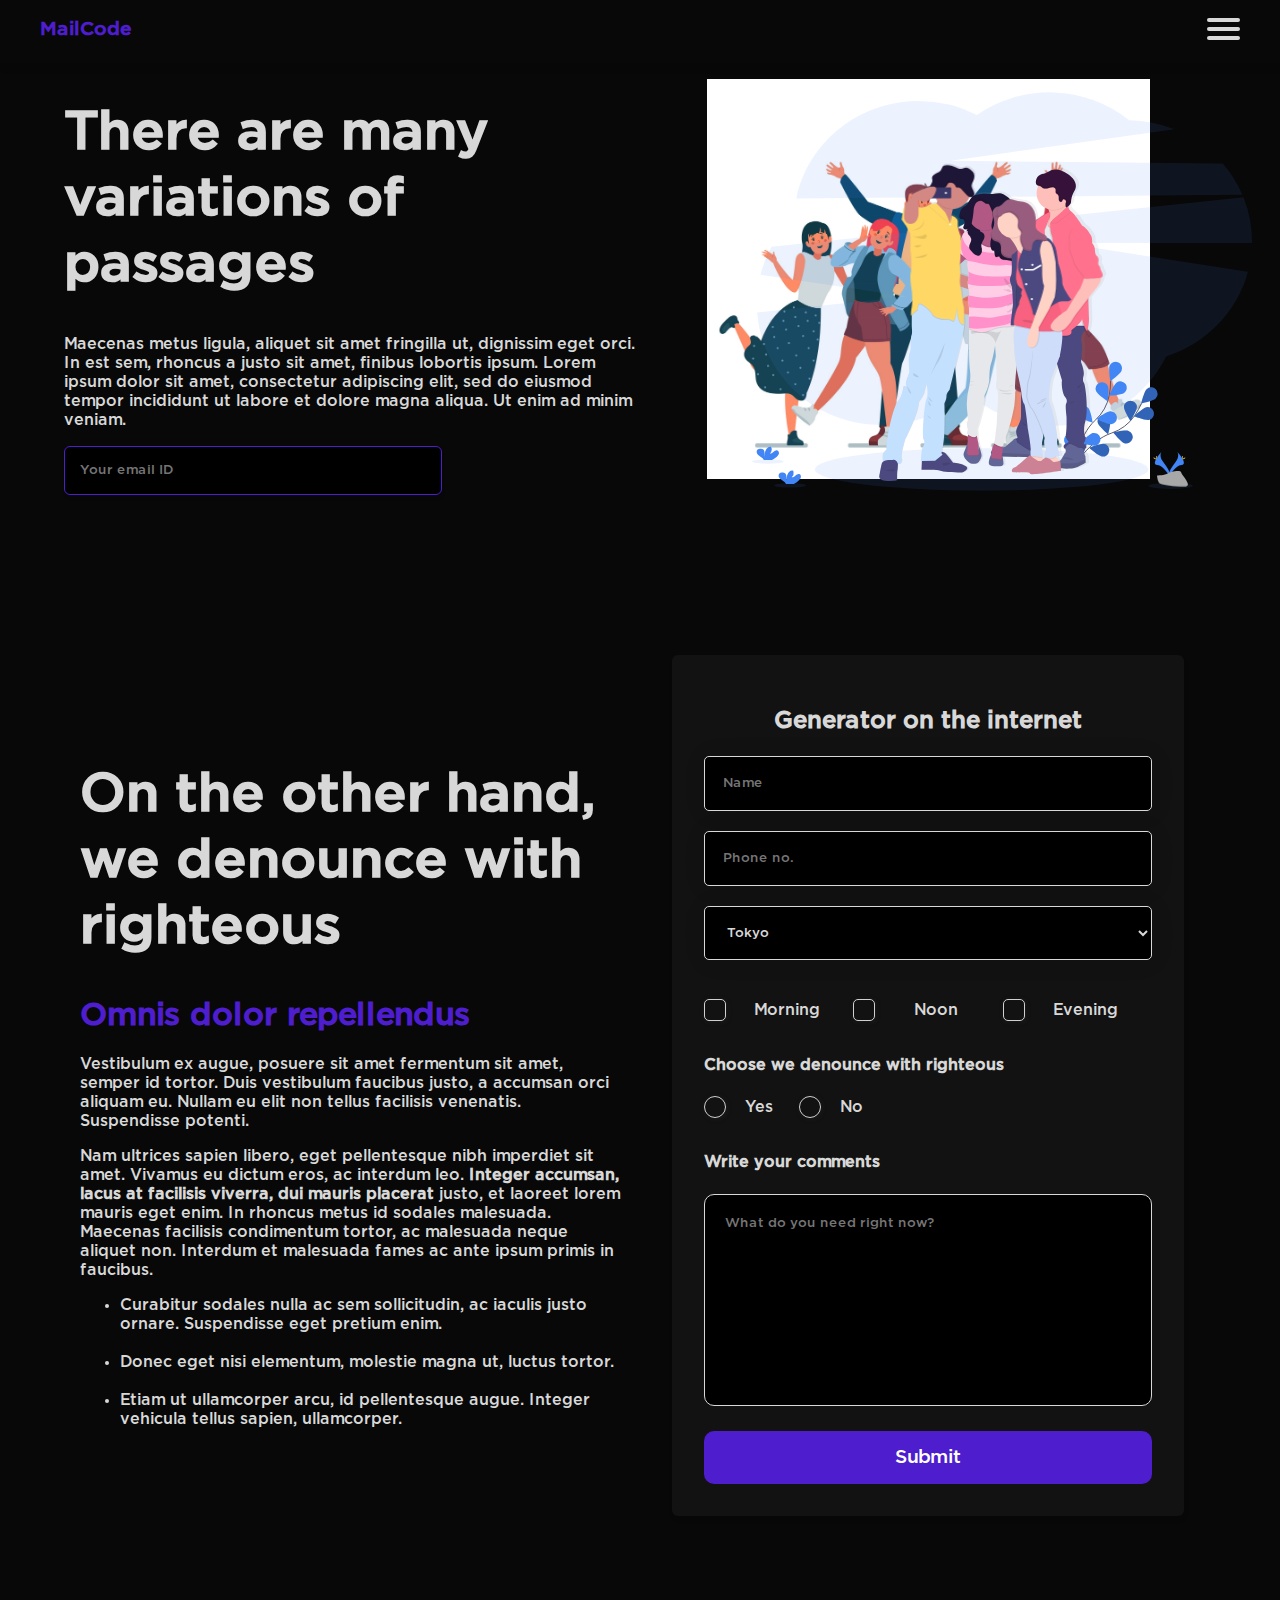
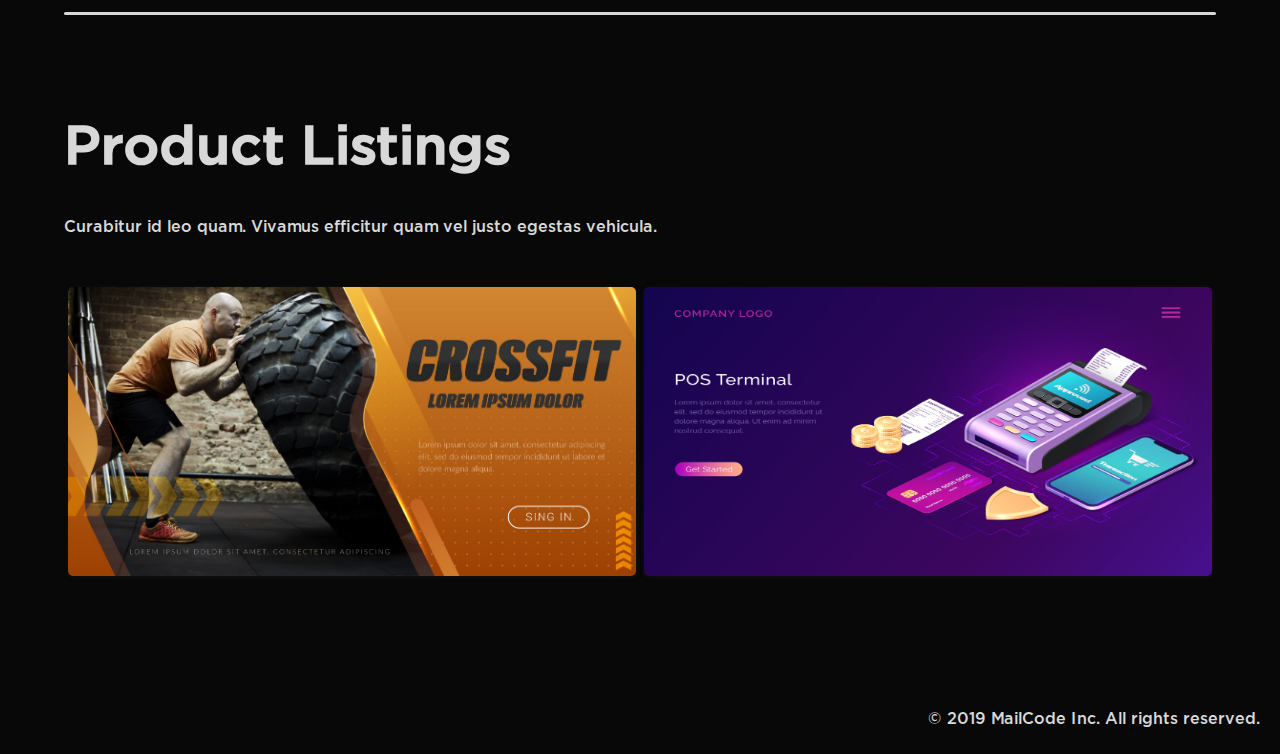
<file: index-dark.html>
<!doctype html>
<html lang="en">
<head>
    <meta charset="UTF-8">
    <meta name="viewport"
          content="width=device-width, user-scalable=no, initial-scale=1.0, maximum-scale=1.0, minimum-scale=1.0">
    <meta http-equiv="X-UA-Compatible" content="ie=edge">
    <title>Assignment</title>
    <link rel="stylesheet" href="style-dark.css">
    <link rel="stylesheet" href="fonts/stylesheet.css">
</head>
<body>
<header>
    <a href="#">
        <span id="title">MailCode</span>
    </a>
    <div id="hamburger-menu">
        <span></span>
        <span></span>
        <span></span>
    </div>
</header>
<div class="hero content grid">
    <div id="hero-inline-form">
        <h1 class="heading">There are many variations of passages</h1>
        <p>Maecenas metus ligula, aliquet sit amet fringilla ut, dignissim eget orci. In est sem, rhoncus a justo sit
            amet, finibus lobortis ipsum. Lorem ipsum dolor sit amet, consectetur adipiscing elit, sed do eiusmod tempor incididunt ut labore et dolore magna aliqua. Ut enim ad minim veniam.</p>
        <input type="email" placeholder="Your email ID"/>
    </div>
    <div id="hero-image">
        <svg xmlns="http://www.w3.org/2000/svg" xmlns:xlink="http://www.w3.org/1999/xlink" id="f0051780-5d5f-44ea-91ae-bcb48dc19fdb" data-name="Layer 1" width="500" height="425" viewBox="0 0 1054.69 840.23"><defs><linearGradient id="3e7299b2-b2f4-4d30-956c-0bf0c5f0d73d" x1="341.12" y1="514.64" x2="820" y2="514.64" gradientUnits="userSpaceOnUse"><stop offset="0" stop-color="gray" stop-opacity="0.25"/><stop offset="0.54" stop-color="gray" stop-opacity="0.12"/><stop offset="1" stop-color="gray" stop-opacity="0.1"/></linearGradient></defs><title>group selfie</title><path d="M1107.15,245.83a254.34,254.34,0,0,0-41.4-66L491.39,174.2l472.89-66.41a268.29,268.29,0,0,0-95.94-19A268.93,268.93,0,0,0,547.09,77.88,267.75,267.75,0,0,0,424.15,48.26c-127.61,0-233.95,88.38-257.8,205.59Z" transform="translate(-72.66 -29.89)" fill="#4285f4" opacity="0.1"/><path d="M1127.34,344.13a248.33,248.33,0,0,0-17.9-92.78L114,355.84a249.9,249.9,0,0,0-23.32,58.9L399,460.69,83.66,494.19C93.15,626.88,206.9,731.66,345.85,731.66c69.95,0,133.51-26.56,180.6-69.85,47.24,44.11,111.41,71.24,182.1,71.24,104.91,0,195.44-59.72,237.6-146.08,84.59-26.85,150.3-94.26,172.79-178.58L729.11,347.92H1127.3C1127.32,346.66,1127.34,345.4,1127.34,344.13Z" transform="translate(-72.66 -29.89)" fill="#4285f4" opacity="0.1"/><path d="M751.53,820.75s31.51-55.81,79-71.9a97.17,97.17,0,0,0,49.19-36.79A164.09,164.09,0,0,0,894.19,686" transform="translate(-72.66 -29.89)" fill="none" stroke="#535461" stroke-miterlimit="10" stroke-width="2"/><path d="M924,675.64c-5.41,5.24-30.59,10.67-30.59,10.67s6.18-25,11.59-30.25a13.64,13.64,0,1,1,19,19.58Z" transform="translate(-72.66 -29.89)" fill="#4285f4"/><path d="M909.79,720.89c-7.39,1.47-31.48-7.67-31.48-7.67s18.78-17.63,26.17-19.1a13.65,13.65,0,0,1,5.31,26.77Z" transform="translate(-72.66 -29.89)" fill="#4285f4"/><path d="M857.92,769.86c-7.12-2.47-23.31-22.51-23.31-22.51s25.12-5.74,32.24-3.28a13.65,13.65,0,0,1-8.93,25.79Z" transform="translate(-72.66 -29.89)" fill="#4285f4"/><path d="M810.33,798.07c-7.43-1.23-26.77-18.25-26.77-18.25s23.78-9.9,31.21-8.67a13.64,13.64,0,0,1-4.44,26.92Z" transform="translate(-72.66 -29.89)" fill="#4285f4"/><path d="M857.31,693.68c0,7.54,13.63,29.4,13.63,29.4s13.65-21.85,13.66-29.38a13.65,13.65,0,0,0-27.29,0Z" transform="translate(-72.66 -29.89)" fill="#4285f4"/><path d="M802.07,727.38c2.25,7.2,21.8,24,21.8,24s6.49-24.93,4.24-32.12a13.64,13.64,0,0,0-26,8.15Z" transform="translate(-72.66 -29.89)" fill="#4285f4"/><path d="M752.88,767.51c1,7.46,17.44,27.3,17.44,27.3s10.61-23.47,9.61-30.94a13.65,13.65,0,0,0-27,3.64Z" transform="translate(-72.66 -29.89)" fill="#4285f4"/><path d="M924,675.64c-5.41,5.24-30.59,10.67-30.59,10.67s6.18-25,11.59-30.25a13.64,13.64,0,1,1,19,19.58Z" transform="translate(-72.66 -29.89)" opacity="0.25"/><path d="M909.79,720.89c-7.39,1.47-31.48-7.67-31.48-7.67s18.78-17.63,26.17-19.1a13.65,13.65,0,0,1,5.31,26.77Z" transform="translate(-72.66 -29.89)" opacity="0.25"/><path d="M857.92,769.86c-7.12-2.47-23.31-22.51-23.31-22.51s25.12-5.74,32.24-3.28a13.65,13.65,0,0,1-8.93,25.79Z" transform="translate(-72.66 -29.89)" opacity="0.25"/><path d="M810.33,798.07c-7.43-1.23-26.77-18.25-26.77-18.25s23.78-9.9,31.21-8.67a13.64,13.64,0,0,1-4.44,26.92Z" transform="translate(-72.66 -29.89)" opacity="0.25"/><path d="M857.31,693.68c0,7.54,13.63,29.4,13.63,29.4s13.65-21.85,13.66-29.38a13.65,13.65,0,0,0-27.29,0Z" transform="translate(-72.66 -29.89)" opacity="0.25"/><path d="M802.07,727.38c2.25,7.2,21.8,24,21.8,24s6.49-24.93,4.24-32.12a13.64,13.64,0,0,0-26,8.15Z" transform="translate(-72.66 -29.89)" opacity="0.25"/><path d="M752.88,767.51c1,7.46,17.44,27.3,17.44,27.3s10.61-23.47,9.61-30.94a13.65,13.65,0,0,0-27,3.64Z" transform="translate(-72.66 -29.89)" opacity="0.25"/><path d="M753.34,819.64s6.19-63.79,43-97.73a97.11,97.11,0,0,0,30.06-53.57,163.43,163.43,0,0,0,2.69-29.74" transform="translate(-72.66 -29.89)" fill="none" stroke="#535461" stroke-miterlimit="10" stroke-width="2"/><path d="M852.24,617.07c-2.82,7-23.64,22.16-23.64,22.16s-4.48-25.37-1.67-32.36a13.64,13.64,0,0,1,25.31,10.2Z" transform="translate(-72.66 -29.89)" fill="#4285f4"/><path d="M857.56,664.22c-6.17,4.33-31.89,5.75-31.89,5.75s10-23.73,16.19-28.07a13.64,13.64,0,0,1,15.7,22.32Z" transform="translate(-72.66 -29.89)" fill="#4285f4"/><path d="M830,730c-7.51.63-30.43-11.13-30.43-11.13s20.63-15.43,28.14-16.06A13.64,13.64,0,0,1,830,730Z" transform="translate(-72.66 -29.89)" fill="#4285f4"/><path d="M797.91,775.08c-7.3,1.89-31.87-5.83-31.87-5.83s17.72-18.69,25-20.59a13.65,13.65,0,0,1,6.85,26.42Z" transform="translate(-72.66 -29.89)" fill="#4285f4"/><path d="M798.56,660.61c3.05,6.89,24.37,21.35,24.37,21.35s3.63-25.5.58-32.39a13.64,13.64,0,1,0-25,11Z" transform="translate(-72.66 -29.89)" fill="#4285f4"/><path d="M761.71,713.8c5,5.67,29.65,13.08,29.65,13.08s-4.17-25.42-9.14-31.08a13.64,13.64,0,0,0-20.51,18Z" transform="translate(-72.66 -29.89)" fill="#4285f4"/><path d="M733,770.42c4,6.42,27,17.9,27,17.9s.19-25.76-3.76-32.18A13.64,13.64,0,1,0,733,770.42Z" transform="translate(-72.66 -29.89)" fill="#4285f4"/><ellipse cx="33.36" cy="778.77" rx="33.36" ry="4.58" fill="#4285f4" opacity="0.1"/><ellipse cx="80.25" cy="829.12" rx="33.36" ry="4.58" fill="#4285f4" opacity="0.1"/><path d="M171.27,848.59c2-1.84,3.82-4,4.39-6.63s-.56-5.78-3.07-6.74c-2.81-1.08-5.82.88-8.1,2.85s-4.9,4.22-7.88,3.8a12,12,0,0,0,3.71-11.23,4.73,4.73,0,0,0-1-2.28c-1.56-1.67-4.39-1-6.26.36-6,4.19-7.61,12.27-7.65,19.55-.6-2.62-.09-5.36-.11-8s-.75-5.68-3-7.12a9.1,9.1,0,0,0-4.61-1.09c-2.68-.1-5.66.17-7.48,2.13-2.27,2.43-1.68,6.51.29,9.18s5,4.36,7.74,6.21a17.23,17.23,0,0,1,5.54,5.27,6.32,6.32,0,0,1,.41,1H160.9A47,47,0,0,0,171.27,848.59Z" transform="translate(-72.66 -29.89)" fill="#4285f4"/><path d="M125,798.51c2-1.83,3.82-4,4.39-6.62s-.56-5.78-3.07-6.74c-2.81-1.08-5.82.87-8.1,2.84s-4.9,4.22-7.88,3.81a12,12,0,0,0,3.71-11.23,4.68,4.68,0,0,0-1-2.28c-1.56-1.67-4.39-1-6.26.36-6,4.19-7.62,12.27-7.65,19.55-.6-2.63-.09-5.36-.11-8.06s-.75-5.67-3-7.12a9.12,9.12,0,0,0-4.61-1.08c-2.68-.1-5.66.17-7.48,2.12-2.27,2.44-1.69,6.51.29,9.19s5,4.35,7.74,6.2a17.26,17.26,0,0,1,5.54,5.28,5.79,5.79,0,0,1,.41.94h16.77A46.3,46.3,0,0,0,125,798.51Z" transform="translate(-72.66 -29.89)" fill="#4285f4"/><ellipse cx="883.1" cy="830.11" rx="46.92" ry="6.44" fill="#4285f4" opacity="0.1"/><path d="M969.73,788.19s6.29,8.22-2.9,20.63-16.77,22.9-13.71,30.63c0,0,13.87-23.05,25.15-23.37S982.14,802.05,969.73,788.19Z" transform="translate(-72.66 -29.89)" fill="#4285f4"/><path d="M969.73,788.19a10.29,10.29,0,0,1,1.28,2.58c11,12.93,16.88,25,6.3,25.31-9.86.28-21.69,17.91-24.52,22.36a9.16,9.16,0,0,0,.33,1S967,816.4,978.27,816.08,982.14,802.05,969.73,788.19Z" transform="translate(-72.66 -29.89)" opacity="0.1"/><path d="M981.42,798.67c0,2.89-.33,5.24-.73,5.24s-.72-2.35-.72-5.24.4-1.53.8-1.53S981.42,795.77,981.42,798.67Z" transform="translate(-72.66 -29.89)" fill="#ffd037"/><path d="M985.43,802.12c-2.54,1.39-4.76,2.22-4.95,1.87s1.71-1.76,4.25-3.14,1.54-.38,1.73,0S988,800.74,985.43,802.12Z" transform="translate(-72.66 -29.89)" fill="#ffd037"/><path d="M936.52,788.19s-6.29,8.22,2.9,20.63,16.77,22.9,13.7,30.63c0,0-13.86-23.05-25.15-23.37S924.11,802.05,936.52,788.19Z" transform="translate(-72.66 -29.89)" fill="#4285f4"/><path d="M936.52,788.19a10.08,10.08,0,0,0-1.29,2.58c-11,12.93-16.87,25-6.29,25.31,9.86.28,21.69,17.91,24.52,22.36a7.49,7.49,0,0,1-.34,1S939.26,816.4,928,816.08,924.11,802.05,936.52,788.19Z" transform="translate(-72.66 -29.89)" opacity="0.1"/><path d="M924.83,798.67c0,2.89.33,5.24.73,5.24s.72-2.35.72-5.24-.4-1.53-.8-1.53S924.83,795.77,924.83,798.67Z" transform="translate(-72.66 -29.89)" fill="#ffd037"/><path d="M920.82,802.12c2.54,1.39,4.76,2.22,4.95,1.87s-1.71-1.76-4.26-3.14-1.53-.38-1.73,0S918.28,800.74,920.82,802.12Z" transform="translate(-72.66 -29.89)" fill="#ffd037"/><path d="M926.83,838.38s17.58-.54,22.88-4.32,27-8.27,28.35-2.22,26.42,30.09,6.57,30.25-46.11-3.09-51.4-6.31S926.83,838.38,926.83,838.38Z" transform="translate(-72.66 -29.89)" fill="#a8a8a8"/><path d="M985,860c-19.85.16-46.11-3.09-51.4-6.31-4-2.45-5.63-11.25-6.17-15.31l-.59,0s1.12,14.18,6.4,17.4,31.56,6.47,51.4,6.31c5.73-.05,7.71-2.09,7.6-5.11C991.44,858.81,989.25,860,985,860Z" transform="translate(-72.66 -29.89)" opacity="0.2"/><ellipse cx="484.31" cy="795.42" rx="351.87" ry="44.81" fill="#4285f4" opacity="0.1"/><path d="M817,404a27.46,27.46,0,0,1-3-9.58s-5.08-2.68-3.05-11.09-5.76-13-5.76-13h0c0-.05-2-9.39-2-14.08s-5.75-11.74-5.75-11.74,1-9.85-2.38-15.65-10.16-17.17-18.63-20.89c0,0-18-27.56-23.37-29.71,0,0-5.7-4.19-6.76-9h0a14.63,14.63,0,0,1,0-1.65,1.43,1.43,0,0,1,0-.22l0,0h0c0-.28,0-.55,0-.85,2.77-2.55,5.68-6.22,5.77-7.42a58.68,58.68,0,0,1,3.27-16.47h0c.21-.55.42-1.09.65-1.62s.54-1.25.85-1.87c1.74-3.48,4.09-6.71,5.18-10.45.08-.28.15-.56.22-.83h0c1.32-5.58-.26-11.61-3.34-16.48-3.24-5.12-8-9.13-13-12.64a58.14,58.14,0,0,0-16.5-8.61c-6-1.81-12.52-2.16-18.41-.13s-11,6.42-17.07,8c-2.56.66-5.26.81-7.71,1.79-4.94,2-8.07,7-9.14,12.2a16.91,16.91,0,0,0-.38,3.68,10.22,10.22,0,0,0,.69,3.59,5.12,5.12,0,0,0,3.58,3.44l.55.14.68.14c-.18.36-.38.71-.55,1.08a35.41,35.41,0,0,0-3.3,15,35.92,35.92,0,0,0,25.5,34.27c.16.38.32.77.47,1.15.55,1.38,1.05,2.81,1.46,4.24-4.38,2.43-24.16,13.57-28.94,19.13a54,54,0,0,0-3.85-21.26c-3.58-8.39-10.41-15.75-19.21-18.42-5-1.5-10.26-1.48-15.34-2.52-4-.81-7.8-2.27-11.78-3.09a26.64,26.64,0,0,0-4.8-.55,42.12,42.12,0,0,0-8.79-7.19c-3.13-2.08-6.4-4.11-10.06-5-6.17-1.54-12.62.25-19,.93-6.69.72-13.15-1-19.75-.63a63.57,63.57,0,0,0-17,3.05,24.53,24.53,0,0,0-3.93,1.81c.08-.13.18-.24.26-.37s.18-.35.27-.53.13-.24.18-.37.16-.44.23-.67a2.29,2.29,0,0,0,.09-.28,7.13,7.13,0,0,0,.18-.8l0-.17a7.32,7.32,0,0,0,.09-.93.15.15,0,0,0,0-.07,10.62,10.62,0,0,0-.17-2.52c-.56-2.81-2-5.35-3.3-7.92s-2.39-5.36-2.15-8.22c0-.23,0-.47.09-.7a7.45,7.45,0,0,1,.17-.82v-.06a8.19,8.19,0,0,1,.23-.81v0c.09-.27.18-.54.28-.81l0,0c.1-.27.21-.53.32-.8v0l.36-.8h0c.12-.28.25-.55.38-.82.27-.54.53-1.08.79-1.62s.44-1,.65-1.43l.12-.27c.41-1,.78-2,1.1-3,0-.1.07-.2.1-.3a27.73,27.73,0,0,0,.76-3c0-.11,0-.21,0-.32a21.27,21.27,0,0,0,.3-3.07v-.32a14.85,14.85,0,0,0-1.13-5.87c-1.67-3.93-5.1-6.85-8.63-9.3-2.38-1.65-5.05-3.23-8-3.17-3.43.07-6.44,2.4-9.84,2.88a14.84,14.84,0,0,1-6.49-.81c-4.74-1.49-9.11-4-13.86-5.44a34.67,34.67,0,0,0-14.1-1.34c-2,.22-4.07.68-5.48,2.07s-1.92,3.56-2.7,5.45a15.85,15.85,0,0,1-5.78,7.1c-2.83,1.91-6.21,2.87-9.18,4.58-2.48,1.42-4.76,3.66-5.4,6.33h0v0a4.1,4.1,0,0,0-.12.7.77.77,0,0,0,0,.15,4.41,4.41,0,0,0,0,.73v0a30.21,30.21,0,0,0,.7,3.87h0c0,.07,0,.14,0,.22.43,3-.74,6.13-2.44,8.72-1.29,2-3,4-3.58,6.23-.71.16-1.43.34-2.16.53H439a2,2,0,0,0-2,2v1.17a220,220,0,0,0-21.67,9.73s-16.77,22.13-18.55,25.15a6.94,6.94,0,0,0-.53,1.81h0c-3.3,1-7.09,28.62-7.09,28.62s4.79,7.14,10.11,13.8c2.1,6.14,8.29,11,8.51,19.15.32,12.32,0,32.19,0,32.19s4.75,30.44,1.34,44.27.62,33.7,1.63,41.5,1.78,25.65,0,34.45-2.54,22.39,0,17.61c0,0,0,.75,0,2,.05,4.16.12,13.74,0,18.14-.17,5.7,1.86,16.43,0,20.45s-2.2,21.13-2.2,23.48a40.21,40.21,0,0,1-2.7,17.44c-3.4,8.38,0,39.91,0,39.91s-10.47,22.46-7.27,26.82-5.94,3-5.94,3-2,21.47-11.86,31.86-26.42,83.5-24.05,101.94c0,0-7.11,7-7.79,8.72-.47,1.18-.28,11.44-.12,17.45a6.84,6.84,0,0,0-2.25,3.51c-2.37,9.22-5.25,26.33-5.25,26.33s-3.22,9.55,17.61,10.39,20.49-2.68,20.49-2.68-.33-16.46.68-19.38,1-14,1-14.16a6.31,6.31,0,0,1,1.41.34c3.72,1.67,9.14-5,6.43-11.41s7.45-40.57,7.45-40.57,28.45-54.2,28.45-77.13c0-1.67,11.17-15.09,12.54-23.8a84,84,0,0,1,5.08-17.45s4.73,23.14,0,32.19-10.51,79.82-6.1,86.86-2.71,17.77-3.73,19.78-2.37,25.15-2.37,25.15l2.24,0-.89,18.64s36.75-.5,43,2.68,44.37,3,44.37,3,17.61-6.54,7.79-13.25-27.43-7.37-27.43-7.37S484.74,791.15,482,790.31c-1.83-.56-4.67-2.89-7.25-2.37a53.24,53.24,0,0,1,2.51-11.54c5.76-18.78,3.38-91.22,3.38-91.22s4.41-7.71,4.41-15.09,6.77-13.75,6.77-13.75,19.65-80.48,24-98.92c3.88-16.28,9.09-37.78,6.76-51.83,0-.11,0-.21-.07-.32.39-10.57.62-24.29-.59-27.58-2-5.54-5.56-34.21-5.56-34.21s-.67-2.77-1.34-6.54l17.23,5.75c1.25,4.78,2.54,9.62,1.12,12.88l-.21.5c-1.53,3.53-3,7.18-1.39,13.58A61,61,0,0,1,533.2,481c.23,5,.2,10.16.25,13.81,0,1.48,0,3.85,0,6.65,0,8,0,19.59,0,23.51v1.37h0V565.9s-.26,32.19,2.11,49.79a95.77,95.77,0,0,1-.08,23.53h0c-.39,3.22-.85,5.95-1.23,8v0h0c-.45,2.34-.79,3.7-.79,3.7a132.64,132.64,0,0,0-3.89,50.55c3.3,27.92-.88,22.63-.88,22.63s.37,12.08,1.64,14.09-1.64,10.56-1.64,10.56,1.11,1,2.85,2.28c-.12.55-.24,1.13-.35,1.76a45.19,45.19,0,0,0-.61,11.3c.06.83.08,1.7.06,2.62,0,.38,0,.76,0,1.15a170.44,170.44,0,0,1-8,21.39c-3.88,8.25,6.6,17.9,11.78,22a9.27,9.27,0,0,0,5.79,2h6.63a9.29,9.29,0,0,0,7.41-3.67c2.83-3.72,6.56-9.59,6.24-14.32-.43-6.41-5.1-18.54-6.5-22a8.18,8.18,0,0,0,.05-.88,24.44,24.44,0,0,0-1.3-6.5l-2.07-10.68-.3-1.54a9.72,9.72,0,0,0,.85-1.61s-2.29-12.07,0-15.34,15.49-49.55,15.49-68.41c0,0,9.66-19.11,10.42-34.71,0,0,0-23.89,3.81-33.45s8.38-37.47,8.38-37.47l2.07,26.15,1.74,45.27s-3.81,15.85,0,21.13,2.54,20.37,2.54,20.37l-2.79,52.82s-.25,8.8-1.27,10.81S590,766.85,586,769.11c0,0,.62.47,1.65,1.17-.3.4-.62.84-1,1.36a27.52,27.52,0,0,0-4.13,12.44c0,.39-.08.76-.12,1.14a8.64,8.64,0,0,0-1.93,3.75,5.4,5.4,0,0,0,.64,3.75c-1.74,3.71-8.3,18.67-3.42,23.18,4.09,3.77,18.2,2.69,25.46,1.84a4.67,4.67,0,0,0,4.14-4.94,123.94,123.94,0,0,0-1.81-15l53,1.35c-5.85,4.6-13.17,11.51-13.17,11.51s-9.91,8.55-14.86,10.43-8.22,9.44-1.44,10.06,33.06,1,33.06,1L663,832c.08,1.58,1,2.93,3.57,3.38,6.35,1.13,64.27-7.29,64.27-7.29s-.08-2.13-.24-5c9.65,1,23.35.85,30.38-1.3,9.32-2.86,22.35-10.73,22.35-10.73s0-1,0-2.57,0-3.53-.08-5.71c-.09-3.28-.3-6.61-.78-7.49a80.32,80.32,0,0,1-4.74-12.88,12.13,12.13,0,0,0,8.22-4.72s-8.56-7.38-6.1-9,3.3-9.06,3.3-9.06-6.78-16.1-.08-37.56.08-76.46-3.31-80.77-1.35-12.79-1.35-12.79c4.74-7.71-4.66-30.51-4.66-30.51s3.64-39.58.93-43.12S776,538.23,776,538.23a34.45,34.45,0,0,0,5.15-8.61,20.09,20.09,0,0,0,3.65,5.06s.46-1.51,1.07-4a13.52,13.52,0,0,0,1,1s4.07-13.22,3.73-26.63-1.35-40-1.35-40l-.06-3.24,14.28-18.26s13.22-13.27,13.29-25.44A5,5,0,0,0,818,417C821.75,414.17,819.54,408.76,817,404Zm-191.36,33,.23,4.14a55,55,0,0,1-.95-5.53C625.37,436.41,625.66,436.92,625.66,436.92ZM743,268.82a8.89,8.89,0,0,0,1.36-.83l-1.29,1.19C743.08,269.06,743.06,268.94,743,268.82ZM540.1,247.19a18,18,0,0,0-1.47,1.43c-4.81,5.29-6.35,13.4-12.42,17.2-1.72,1.07-3.68,1.71-5.37,2.82-4.1,2.69-5.83,7.55-6.93,12.42,0-.36.06-.71.11-1.06-.33,1.34-.6,2.7-.85,4a15.8,15.8,0,0,0-.17,5.36c.17,2.48,1.06,4.7,3.36,5.28,1.16.29,2.4,0,3.58.23,2.3.42,3.76,2.57,4.2,4.91a2.11,2.11,0,0,1,0,.25l0-.06c0,.27.08.55.1.82a1.09,1.09,0,0,0,0,.18,26.71,26.71,0,0,1-2,6.75l-.06-.24c-.26.71-.51,1.42-.71,2.14a6.11,6.11,0,0,0-.23,3.19,3.55,3.55,0,0,0,.4,1.78,4.5,4.5,0,0,0,3.24,2,9.14,9.14,0,0,0,4.58-.4,10,10,0,0,0-1,3.55,12.21,12.21,0,0,0-9.25,8.72c-.24.82-.49,1.63-.75,2.44-.68,2.14-1.42,4.25-2.19,6.29-.12-4.07-.42-7-1-8.15-3-6-6.09-18.87-6.09-18.87V298.36c0-7.26-13.39-12.28-13.51-12.33a73.06,73.06,0,0,1,2.65-12.33c.1-.34.22-.67.33-1a38.62,38.62,0,0,0,35.12-25.07c.11-.3.2-.6.31-.9a9.47,9.47,0,0,0,4,.78A7.32,7.32,0,0,0,540.1,247.19ZM514.74,410.6c0-7.84-.87-16.41-.87-16.41s.13-1.74.34-4.66c4.93-4.38,9.78-8.86,11.85-10.79.67-.61,1-1,1-1a7.56,7.56,0,0,1,2.61,4.49,16.5,16.5,0,0,1,.11,6.58c-.68,4.19,1.1,9.8,2.28,16.22h0a46.5,46.5,0,0,1,.89,11.62Zm92,364.8a69.35,69.35,0,0,1,7.88-26.15c7.11-13.08,16-59.36,16-59.36s2.29-20.12,1.52-32.95c-.47-8,1.21-30.59,3.09-47.79.51,3.32.87,5.6.88,5.79,0,.64,6.68,28.65,8.8,41V713a22.88,22.88,0,0,1-2.05,9.46L636.31,737a20.54,20.54,0,0,0-.17,16.48c1.06,2.54,1.68,4.8.69,5.08a15.74,15.74,0,0,0-2.43,1,5.8,5.8,0,0,0-1.08-.84l-21.56,17.61-6.34.86c0-.28,0-.54,0-.8A4.22,4.22,0,0,0,606.79,775.4ZM692,803.91l-.84-3.74-.23-1,2,.15s-5.59-25.65-1.78-36.47a41.43,41.43,0,0,0,1.59-8.05c.19-1.56.36-3.24.51-5,1.65,5,3.1,10.16,2.21,11.29-1.78,2.26-.22,15.09.27,15.84s3.8,5,1.51,8.64-2,14.82-2,14.82.58.07,1.55.15A34.67,34.67,0,0,0,692,803.91Zm28.48-5.56c-.16-.28-.31-.57-.46-.85,3.25-1.15,8.17-.76,8.17-.76s-7.62-27.87-5.33-33.91-9.66-64.39-15.5-77.72,2-50.55,2-50.55l12.76-33.69,10.57,34.93c-1.69,9.7,1.7,30.54,6.78,35.57s4.06,11.73,2,14.42,1,27.49,1,27.49.68,25.49-1,34.54,1,12.75,4.4,16.77-3.72,3.69-7.79,7.52,0,8.58,0,8.58l1.5-.11a22.51,22.51,0,0,1,1.36,5.8,3.48,3.48,0,0,1-1,2.52c-2.72,2.35-7.12,13.92-11,16.77-.44.33-1,.75-1.53,1.24-.23,0-.49.1-.78.17A66.52,66.52,0,0,1,720.44,798.35ZM435.38,258.12a36.45,36.45,0,0,0,17.27-8.05h9.7a37.68,37.68,0,0,0,3.69,6.41c-.09.22-.16.43-.25.66a25.41,25.41,0,0,1-1.94,3.81h0s-11,.15-17.25,3.7a11.85,11.85,0,0,0-1.83,1.27c-4.22,3.61-12.64,3.63-16.51,3.42L426,267.93l-.41,1.83-.24.2.14-16.87ZM553.58,775l0,1.36A10.64,10.64,0,0,1,553.58,775Zm0,1.56.11,1.09C553.69,777.24,553.65,776.88,553.62,776.54Z" transform="translate(-72.66 -29.89)" fill="url(#3e7299b2-b2f4-4d30-956c-0bf0c5f0d73d)"/><rect x="499.19" y="416.63" width="41.65" height="24.69" transform="translate(91.7 -173.58) rotate(18.64)" fill="#d38884"/><path d="M774.47,514.77s6,11-5.33,25.33c0,0-4,12.95-1.33,16.48s-.92,42.85-.92,42.85,9.25,22.67,4.59,30.34c0,0-2,8.42,1.33,12.71s9.84,58.95,3.25,80.29.08,37.33.08,37.33-.83,7.33-3.25,9,6,9,6,9a11.63,11.63,0,0,1-13.43,4c-8.66-3-33.66-1-33.66-1s-4-4.71,0-8.52,11-3.48,7.66-7.48-6-7.67-4.33-16.67,1-34.33,1-34.33-3-24.67-1-27.33,3-9.34-2-14.34-8.33-25.71-6.67-35.35l-18.66-62.31-36.67-60L725,507Z" transform="translate(-72.66 -29.89)" fill="#4c4981"/><path d="M739.8,282.1v38h-51l-1.33-3.73s5-13.92,11.67-21.58c3.31-3.81,1.77-10.83-.63-16.93a76.74,76.74,0,0,0-5.71-11.41s46-29,43.67-11.33a60.21,60.21,0,0,0-.47,11.39C736.56,276.75,739.8,282.1,739.8,282.1Z" transform="translate(-72.66 -29.89)" fill="#febfba"/><path d="M736.47,255.1a60.21,60.21,0,0,0-.47,11.39,35.75,35.75,0,0,1-37.49,11.35,76.74,76.74,0,0,0-5.71-11.41S738.8,237.43,736.47,255.1Z" transform="translate(-72.66 -29.89)" opacity="0.1"/><path d="M744.28,242.63A35.67,35.67,0,1,1,708.62,207,35.61,35.61,0,0,1,744.28,242.63Z" transform="translate(-72.66 -29.89)" fill="#febfba"/><path d="M695.14,290.34l-15.67,25-9,67.27v55.15l2,19.66,37.15,2.67,16.52-55.51,12.67-56.82,13.66-11.67-32.33-36.67s-6.24,8.75-13.29,13.84a6,6,0,0,1-9.13-7c2-5.24,3.81-11.06,2.42-12.45a14.44,14.44,0,0,0-6.67-3.43" transform="translate(-72.66 -29.89)" opacity="0.1"/><path d="M694.14,291.34l-15.67,25-9,67.27v55.15l2,19.66,37.15,2.67,16.52-55.51,12.67-56.82,13.66-11.67-32.33-36.67s-6.24,8.75-13.29,13.84a6,6,0,0,1-9.13-7c2-5.24,3.81-11.06,2.42-12.45a14.44,14.44,0,0,0-6.67-3.43" transform="translate(-72.66 -29.89)" fill="#e6e8ec"/><polygon points="675.15 494.21 707.48 494.21 703.15 473.21 702.48 464.05 686.82 473.88 675.15 494.21" opacity="0.1"/><polygon points="675.15 492.21 707.48 492.21 703.15 471.21 702.48 462.05 686.82 471.88 675.15 492.21" fill="#e6e8ec"/><path d="M701.81,282.57s-29.34,16.2-30.34,21.2-8,39.33-8,39.33v31l29-10.63-1.66-42.39,10.33-25.31S703.57,287.44,701.81,282.57Z" transform="translate(-72.66 -29.89)" opacity="0.1"/><path d="M700.81,281.57s-29.34,16.2-30.34,21.2-8,39.33-8,39.33v31l29-10.63-1.66-42.39,10.33-25.31S702.57,286.44,700.81,281.57Z" transform="translate(-72.66 -29.89)" fill="#ff718d"/><path d="M781.47,510.1c.33,13.33-3.67,26.47-3.67,26.47-5-4.73-9.22-18.75-10.73-25.68-2.52,8.54-22.6,23.88-22.6,23.88v4.66c-1,13-43,4-43,4l2.67-167.33s3.33-31.67-1-41.23-3-26.77-3-26.77,4-7,8.33-9.33,28.55-25.27,29.31-26l0,0a20.84,20.84,0,0,0,0,2.86h0c.62,8.39,6.66,8.93,6.66,8.93,5.33,2.14,23,29.54,23,29.54,8.33,3.69,15,15,18.33,20.76s2.34,15.56,2.34,15.56,5.66,7,5.66,11.67,2,14,2,14l-16.66,38.61,1,55.68S781.14,496.77,781.47,510.1Z" transform="translate(-72.66 -29.89)" opacity="0.1"/><path d="M783.47,507.1c.33,13.33-3.67,26.47-3.67,26.47-5-4.73-9.22-18.75-10.73-25.68-2.52,8.54-22.6,23.88-22.6,23.88v4.66c-1,13-43,4-43,4l.22-13.65v0l0-1.29,2.43-152.35s3.33-31.67-1-41.23-3-26.77-3-26.77,4-7,8.33-9.33,28.55-25.27,29.31-26l0,0a20.84,20.84,0,0,0,0,2.86h0c.62,8.39,6.66,8.93,6.66,8.93,5.33,2.14,23,29.54,23,29.54,8.33,3.69,15,15,18.33,20.76s2.34,15.56,2.34,15.56,5.66,7,5.66,11.67,2,14,2,14L783,407.39l-1.87,4.32,1,55.68S783.14,493.77,783.47,507.1Z" transform="translate(-72.66 -29.89)" fill="#ff718d"/><path d="M776.3,810.27s-12.83,7.83-22,10.67-29.83,2.16-37.5,0c-5.13-1.45-2.42-6.41,1.09-10.38a34.5,34.5,0,0,1,4.91-4.62c3.84-2.84,8.17-14.34,10.84-16.67s-.84-10.5-.84-10.5,6.17-7.33,9.17-8.33,17.83,7.5,17.83,7.5l10.84,1.83c-1.17,1.5,3.83,14,4.83,15.83.47.87.68,4.18.77,7.44C776.35,806.69,776.3,810.27,776.3,810.27Z" transform="translate(-72.66 -29.89)" opacity="0.1"/><path d="M776.3,811.27s-12.83,7.83-22,10.67-29.83,2.16-37.5,0c-5.13-1.45-2.42-6.41,1.09-10.38a34.5,34.5,0,0,1,4.91-4.62c3.84-2.84,8.17-14.34,10.84-16.67s-.84-10.5-.84-10.5,6.17-7.33,9.17-8.33,17.83,7.5,17.83,7.5l10.84,1.83c-1.17,1.5,3.83,14,4.83,15.83.47.87.68,4.18.77,7.44C776.35,807.69,776.3,811.27,776.3,811.27Z" transform="translate(-72.66 -29.89)" fill="#626696"/><path d="M776.3,811.27s-12.83,7.83-22,10.67-29.83,2.16-37.5,0c-5.13-1.45-2.42-6.41,1.09-10.38,9.05,1.65,40.58.21,40.58.21L776.24,804C776.35,807.69,776.3,811.27,776.3,811.27Z" transform="translate(-72.66 -29.89)" opacity="0.1"/><path d="M752.14,805.1s-14.83-8-22.17-4.5S752.14,805.1,752.14,805.1Z" transform="translate(-72.66 -29.89)" opacity="0.1"/><path d="M640.14,625.1v88.75a22.89,22.89,0,0,1-2,9.4l-6.49,14.43a20.61,20.61,0,0,0-.17,16.37c1,2.53,1.65,4.77.68,5.05-2.33.67-8,4.1-8,4.1s32.33,38.9,44.33,29.23,6.34-74,6.34-74,.67-56.66,1.33-57.66,1.67-32,1.67-32Z" transform="translate(-72.66 -29.89)" fill="#4c4981"/><path d="M746.47,282.57l-31,23.53H702.14s4-7,8.33-9.33,28.55-25.27,29.31-26l0,0a6.57,6.57,0,0,0,0,2.86h0C740.86,278.41,746.47,282.57,746.47,282.57Z" transform="translate(-72.66 -29.89)" opacity="0.1"/><path d="M746.47,281.57l-31,23.53H702.14s4-7,8.33-9.33,28.55-25.27,29.31-26l0,0a6.57,6.57,0,0,0,0,2.86h0C740.86,277.41,746.47,281.57,746.47,281.57Z" transform="translate(-72.66 -29.89)" fill="#ff718d"/><path d="M744.28,242.63a35.61,35.61,0,0,1-11.11,25.88c0-.16,0-.32,0-.48.33-5.62-.69.07,1-5.83.49-1.65-.7-3.47-1.86-4.75s-3.32-1.81-4.63-.68-1.21,3.32-2.47,4.52c-1.58,1.5-4.41.43-5.48-1.47s-.93-4.22-.87-6.4,0-4.55-1.45-6.21-3.48-2.17-4.53-3.88c-1.56-2.53.18-6-.88-8.77-1-2.54-4-3.71-6.75-3.58-6.37.31-12.65,4.62-19.1,2.05-2.54-1-4.36-3.61-6.83-4.54a15.57,15.57,0,0,0-3.16-.74,35.67,35.67,0,0,1,68.08,14.88Z" transform="translate(-72.66 -29.89)" opacity="0.1"/><path d="M672,223a12.66,12.66,0,0,1-.31-7.22c1.06-5.14,4.13-10.18,9-12.13,2.42-1,5.07-1.13,7.59-1.78,6-1.56,10.93-5.9,16.79-7.94s12.25-1.68,18.13.13a57.13,57.13,0,0,1,16.23,8.55c4.89,3.49,9.56,7.48,12.75,12.56s4.75,11.45,3.08,17.21c-1.08,3.72-3.38,6.93-5.1,10.39-3,6.13-4.2,13-4.7,19.83-.15,2.08-8.71,11.59-10.3,9.73-1.2-1.39-1.09-3.44-1-5.27.33-5.63-.69.06,1-5.83.48-1.66-.71-3.48-1.87-4.76s-3.32-1.8-4.62-.68-1.22,3.33-2.48,4.52c-1.58,1.5-4.41.43-5.48-1.47s-.93-4.21-.86-6.39,0-4.56-1.46-6.22-3.48-2.17-4.52-3.87c-1.56-2.54.17-6-.89-8.78-1-2.54-4-3.71-6.75-3.58-6.36.32-12.65,4.62-19.1,2.05-2.54-1-4.35-3.61-6.83-4.53C676.85,226.19,673.79,227.39,672,223Z" transform="translate(-72.66 -29.89)" fill="#36123a"/><path d="M666.3,798.72l-82.83-2.13c-5-2.76-6.28-5.65-5.79-8.25.91-4.8,7.79-8.57,7.79-8.57l22-3,21.21-17.5c3.39,2,4.29,8,4.29,8s27.17,18.33,30.83,19c1.84.33,2.46,3.45,2.62,6.48A44.1,44.1,0,0,1,666.3,798.72Z" transform="translate(-72.66 -29.89)" opacity="0.1"/><path d="M665.3,799.72l-82.83-2.13c-5-2.76-6.28-5.65-5.79-8.25.91-4.8,7.79-8.57,7.79-8.57l22-3,21.21-17.5c3.39,2,4.29,8,4.29,8s27.17,18.33,30.83,19c1.84.33,2.46,3.45,2.62,6.48A44.1,44.1,0,0,1,665.3,799.72Z" transform="translate(-72.66 -29.89)" fill="#626696"/><path d="M665.3,799.72l-82.83-2.13c-5-2.76-6.28-5.65-5.79-8.25l88.74,4.41A44.1,44.1,0,0,1,665.3,799.72Z" transform="translate(-72.66 -29.89)" opacity="0.1"/><g opacity="0.1"><path d="M735.22,261.16a18.23,18.23,0,0,0,1-3c.48-1.66-.71-3.48-1.87-4.76s-3.32-1.8-4.62-.68-1.22,3.33-2.48,4.52c-1.58,1.5-4.41.43-5.48-1.47s-.93-4.21-.86-6.39,0-4.56-1.46-6.22-3.48-2.17-4.52-3.87c-1.56-2.54.17-6-.89-8.78-1-2.54-4-3.71-6.75-3.58-6.36.32-12.65,4.62-19.1,2.05-2.54-1-4.35-3.61-6.83-4.53-3.51-1.31-6.57-.11-8.35-4.52a12.66,12.66,0,0,1-.31-7.22c.06-.29.13-.58.2-.86a20.29,20.29,0,0,0-1.2,3.86A12.66,12.66,0,0,0,672,223c1.78,4.41,4.84,3.21,8.35,4.52,2.48.92,4.29,3.52,6.83,4.53,6.45,2.57,12.74-1.73,19.1-2.05,2.72-.13,5.78,1,6.75,3.58,1.06,2.79-.67,6.24.89,8.78,1,1.7,3.23,2.35,4.52,3.87s1.52,4,1.46,6.22-.21,4.49.86,6.39,3.9,3,5.48,1.47c1.26-1.19,1.16-3.38,2.48-4.52s3.46-.59,4.62.68S735.67,259.52,735.22,261.16Z" transform="translate(-72.66 -29.89)"/><path d="M736.17,269.31c-1.2-1.39-1.09-3.44-1-5.27a10.75,10.75,0,0,0,0-2.79c-1.69,5.81-.68.18-1,5.79-.11,1.83-.22,3.88,1,5.27,1.59,1.86,10.15-7.65,10.3-9.73,0-.37.07-.75.1-1.12C743.3,264.88,737.46,270.81,736.17,269.31Z" transform="translate(-72.66 -29.89)"/><path d="M751.17,239.75a38.67,38.67,0,0,0-2.47,6.47,36.44,36.44,0,0,1,1.47-3.47c1.72-3.46,4-6.67,5.1-10.39.08-.27.15-.55.21-.83C754.29,234.37,752.54,237,751.17,239.75Z" transform="translate(-72.66 -29.89)"/></g><path d="M642.67,725.77s2.11,6.66,8.3,7.5S642.67,725.77,642.67,725.77Z" transform="translate(-72.66 -29.89)" opacity="0.1"/><path d="M635.67,759.27s6,.17,11.92,0S635.67,759.27,635.67,759.27Z" transform="translate(-72.66 -29.89)" opacity="0.1"/><path d="M739.83,685.93s7.5.34,12-2.83S739.83,685.93,739.83,685.93Z" transform="translate(-72.66 -29.89)" opacity="0.1"/><path d="M768.67,644.93s-11.84,6-9.5,8.5S768.67,644.93,768.67,644.93Z" transform="translate(-72.66 -29.89)" opacity="0.1"/><path d="M761.67,663.43c.83-.5,7-3.83,8.5-7.16S761.67,663.43,761.67,663.43Z" transform="translate(-72.66 -29.89)" opacity="0.1"/><path d="M554.33,797.1l-7.5,3-11.25,2.5-9.86-3.5-2.64-8s4.4-14.05,4.56-23.9c0-.91,0-1.78-.06-2.6a45.25,45.25,0,0,1,.6-11.24,40.52,40.52,0,0,1,1.65-6.51h15.75l1.71,8.88,2,10.62a24.42,24.42,0,0,1,1.28,6.46,5.63,5.63,0,0,1-.28,1.92,1.75,1.75,0,0,0-.1.46h0a23.48,23.48,0,0,0,.48,5.23v.07C551.83,787.21,554.33,797.1,554.33,797.1Z" transform="translate(-72.66 -29.89)" fill="#b15885"/><path d="M601.08,808.1l-26-3.25s1.39-5.09,2.53-12c.43-2.59.82-5.44,1.09-8.37a27.66,27.66,0,0,1,4.07-12.37,17.08,17.08,0,0,1,2.81-3.51l15.5,3.5s.12,3,.17,6.72c.07,5.57,0,12.84-.92,14.41l-.06.12C598.89,796.19,601.08,808.1,601.08,808.1Z" transform="translate(-72.66 -29.89)" fill="#b15885"/><path d="M550.23,775.19l-.06-3.49.44,1.11a5.63,5.63,0,0,1-.28,1.92A1.75,1.75,0,0,0,550.23,775.19Z" transform="translate(-72.66 -29.89)" opacity="0.1"/><path d="M554.33,797.1l-7.5,3-11.25,2.5-9.86-3.5-2.64-8s4.4-14.05,4.56-23.9c.35-1.16.54-1.83.54-1.83l-2,24a5.44,5.44,0,0,0,5.49,5.88l14.57-.21a5.43,5.43,0,0,0,5.33-6l-.88-8.57C551.83,787.21,554.33,797.1,554.33,797.1Z" transform="translate(-72.66 -29.89)" opacity="0.1"/><path d="M528.18,766.37a176.08,176.08,0,0,1-8.48,23.23c-3.82,8.2,6.5,17.8,11.59,21.87a9.1,9.1,0,0,0,5.7,2h6.53a9.12,9.12,0,0,0,7.3-3.64c2.78-3.7,6.44-9.53,6.13-14.23-.5-7.5-6.78-22.9-6.78-22.9l.07,4.12,1.35,13.25a5.44,5.44,0,0,1-5.32,6l-14.57.2a5.43,5.43,0,0,1-5.49-5.87Z" transform="translate(-72.66 -29.89)" fill="#626696"/><path d="M545.58,746.85l1.71,8.88c-4.22,7.65-14.4,1.21-19.11-2.37a40.52,40.52,0,0,1,1.65-6.51Z" transform="translate(-72.66 -29.89)" opacity="0.1"/><path d="M601.25,778.82c-5.14,2.41-15.68-4.71-18.48-6.71a17.08,17.08,0,0,1,2.81-3.51l15.5,3.5S601.2,775.08,601.25,778.82Z" transform="translate(-72.66 -29.89)" opacity="0.1"/><path d="M633.83,589.85c-2.25,4.75-7,55.5-6.25,68.25s-1.5,32.75-1.5,32.75-8.75,46-15.75,59a69.61,69.61,0,0,0-7.75,26c-5,5.5-20.5-6.25-20.5-6.25,4-2.25,4.5-27.75,5.5-29.75s1.25-10.75,1.25-10.75l2.75-52.5s1.25-15-2.5-20.25,0-21,0-21l-1.72-45-2-26s-4.5,27.75-8.25,37.25-3.75,33.25-3.75,33.25c-.75,15.5-10.25,34.5-10.25,34.5,0,18.75-13,64.75-15.25,68s0,15.25,0,15.25c-5,12.25-22.11-3.25-22.11-3.25s2.86-8.5,1.61-10.5-1.61-14-1.61-14,4.11,5.25.86-22.5a133.29,133.29,0,0,1,3.83-50.25s4.42-17.5,2.08-35-2.08-49.5-2.08-49.5V528.27l4.17-7.67s94.25-14.75,101.25-5.75a13.87,13.87,0,0,1,2,5.68C641.2,538.39,635.8,585.7,633.83,589.85Z" transform="translate(-72.66 -29.89)" fill="#e6e8ec"/><path d="M624.57,646.22s-8.75,2.63-9.12,4.38C615.45,650.6,623.7,648,624.57,646.22Z" transform="translate(-72.66 -29.89)" opacity="0.1"/><path d="M623.45,657.22s-21.13,9.63-30.38-1.25A44.27,44.27,0,0,0,623.45,657.22Z" transform="translate(-72.66 -29.89)" opacity="0.1"/><path d="M596,664.6s21.75,4.75,25.62,0Z" transform="translate(-72.66 -29.89)" opacity="0.1"/><path d="M540.57,639.22s-6.09,3.15-8.17,1.26Z" transform="translate(-72.66 -29.89)" opacity="0.1"/><path d="M541.2,646.22s-9.77,1-10,2.19S541.2,646.22,541.2,646.22Z" transform="translate(-72.66 -29.89)" opacity="0.1"/><path d="M534,533.22s43.87-.38,51.37,2.5,12.88-3.37,12.88-3.37l-12,26.37s-5.13-30.37-50.13-19Z" transform="translate(-72.66 -29.89)" opacity="0.1"/><path d="M530.34,290c-1,1.6-2,3.68-1,5.26a16.67,16.67,0,0,0,1.35,1.44,6.57,6.57,0,0,1,1.17,2.72c1.19,4.8,1.44,10.21-1.24,14.36-1.25,1.93-3.06,3.47-4.08,5.53-1.44,2.88-1.1,6.31-.58,9.49a35.77,35.77,0,0,0,3.39,11.4,15.55,15.55,0,0,0,8.71,7.73c2.22.68,4.9.88,6.2,2.8,1.44,2.1.61,5.56,2.77,6.91,1.48.93,3.4.18,5-.58,2.22-1.06,4.65-2.37,5.4-4.71.47-1.48.2-3.22,1.09-4.49.72-1,2-1.52,2.73-2.58a5.41,5.41,0,0,0,.65-2.28l1.34-10.16a10.53,10.53,0,0,0,.12-2.8c-.3-2.33-2.06-4.16-3.67-5.87-2.56-2.72-5.06-5.73-6-9.35-1.43-5.63,1.17-11.42,1.6-17.21a9,9,0,0,0-.27-3.42,11.25,11.25,0,0,0-2.65-3.86,20.1,20.1,0,0,0-4-3.61c-3.4-2.1-7.06-1.65-10.84-1.62S532.35,286.82,530.34,290Z" transform="translate(-72.66 -29.89)" fill="#1e1637"/><path d="M528.13,373.1l-4,7.5-1,1c-4.5,4.22-22.39,20.89-24.79,21.33-2.75.5-16.76-21.8-16.76-21.8l21.08-17.79.84-.71Z" transform="translate(-72.66 -29.89)" fill="#b15885"/><path d="M607.33,352.6l-34,13.5s-33.5,4-23-14.5a34.64,34.64,0,0,0,3.33-8.11c4.35-16-3.33-31.39-3.33-31.39s39.5-35,34.5-9c-2.49,13,3.1,25.32,9.33,34.44A84.33,84.33,0,0,0,607.33,352.6Z" transform="translate(-72.66 -29.89)" fill="#b15885"/><circle cx="490.75" cy="259.71" r="33" opacity="0.1"/><circle cx="490.75" cy="258.71" r="33" fill="#b15885"/><path d="M607.33,352.6l-34,13.5s-33.5,4-23-14.5a34.64,34.64,0,0,0,3.33-8.11c7.6,9.74,19.17,11.11,19.17,11.11,13.51,1.41,16.09-8.83,21.33-17.06A84.33,84.33,0,0,0,607.33,352.6Z" transform="translate(-72.66 -29.89)" opacity="0.1"/><path d="M528.13,373.1l-4,7.5-1,1-5.51-4.8L502.5,363.6l.16-.29.84-.71Z" transform="translate(-72.66 -29.89)" opacity="0.1"/><path d="M637.86,520.53c-9.37,4-24.67,5.17-30.53,5.4-8.5.34-17.83.67-35.5,9s-41.42-4.66-41.42-4.66v-2l4.17-7.67s94.25-14.75,101.25-5.75A13.87,13.87,0,0,1,637.86,520.53Z" transform="translate(-72.66 -29.89)" opacity="0.1"/><path d="M645.49,511.27c-1.34,10-29.67,12.33-38.17,12.66s-17.83.67-35.5,9-41.42-4.66-41.42-4.66v-1.36c0-3.9.05-15.38,0-23.37,0-2.78,0-5.14,0-6.61,0-3.63,0-8.74-.25-13.73a61.29,61.29,0,0,0-1.33-11.27c-1.59-6.36-.14-10,1.37-13.5l.21-.5c1.58-3.66-.25-9.33-1.58-14.66a47.4,47.4,0,0,1-1-9.2c-.09-3.07,0-5.47,0-5.47,3-7.33,2.42-14.49,1.25-20.86h0c-1.16-6.38-2.92-12-2.25-16.13a16.52,16.52,0,0,0-.1-6.54,7.53,7.53,0,0,0-2.57-4.46l-5.54-4.83L503.49,362.6s3.05-5.49,6.49-13.38a153.87,153.87,0,0,0,5.77-15.2c.26-.8.5-1.61.74-2.42,4.66-16,29.66-6.67,29.66-6.67.34,28.67,25.67,31.67,25.67,31.67,16,1.67,16.67-13,24.58-21.33s36.42,13,36.42,13,.22,7.73-.15,18.07a218.39,218.39,0,0,1-2.56,27.56c-1.19,7-2.89,13.48-5.29,18a37.31,37.31,0,0,0-2,4.56,44,44,0,0,0-2.7,15.67c0,1,0,2,.1,2.93a53.45,53.45,0,0,0,1.58,10,35.09,35.09,0,0,0,1.06,3.47s.89,1.95,2.32,5.18c2,4.51,5,11.5,8.18,19.13,1.76,4.29,3.56,8.79,5.21,13.16,2.42,6.38,4.52,12.48,5.78,17.24C645.24,506.83,645.71,509.63,645.49,511.27Z" transform="translate(-72.66 -29.89)" fill="#ffcde5"/><path d="M632.67,366.34a218.39,218.39,0,0,1-2.56,27.56,42.44,42.44,0,0,1-8.29,1.16c-4.23.11-8.42-.75-12.65-.86-4.54-.12-9.06.62-13.6.89-9.06.55-18.12-.74-27.11-2L560,391.86a64.92,64.92,0,0,1-6.93-1.26c-1.91-.48-3.76-1.15-5.64-1.73a103.48,103.48,0,0,0-20.69-3.81,7.53,7.53,0,0,0-2.57-4.46l-5.54-4.83q-3.83-11.64-7.63-23.28c-.36-1.08-.71-2.17-1-3.27a153.87,153.87,0,0,0,5.77-15.2,80.16,80.16,0,0,0,4.59,11.58,31.86,31.86,0,0,0,4.06,6.57c3.94,4.69,9.78,7.31,15.58,9.26,15,5,30.86,6.62,46.58,8.16a130.11,130.11,0,0,0,15.4.89c4-.1,8-.57,12-1A134.77,134.77,0,0,0,632.67,366.34Z" transform="translate(-72.66 -29.89)" fill="#ff90c9"/><path d="M622.78,416.49a44,44,0,0,0-2.7,15.67l-.11,0c-3.39,1.41-6.62,3.25-10.15,4.27a46.19,46.19,0,0,1-11.56,1.31q-8.71.25-17.44.46c-17.79.43-35.94.71-53-4.17-.09-3.07,0-5.47,0-5.47,3-7.33,2.42-14.49,1.25-20.86,1.73.85,3.59,2.17,4.38,2.54a72.86,72.86,0,0,0,9.82,3.77c8.8,2.65,18,3.57,27.22,4a358,358,0,0,0,44.91-.69A55.1,55.1,0,0,0,622.78,416.49Z" transform="translate(-72.66 -29.89)" fill="#ff90c9"/><path d="M633.32,472.91c-1.53.28-3.05.59-4.57.9a109.63,109.63,0,0,0-12.41,3.06c-3.7,1.23-7.25,2.85-11,4.1-8.81,3-18.21,3.77-27.52,4.12a310.56,310.56,0,0,1-47.72-1.89,61.29,61.29,0,0,0-1.33-11.27c-1.59-6.36-.14-10,1.37-13.5,4.22.3,8.88,1.61,11.29,2,7.66,1.22,15.33,2.67,23.12,2.78a135.1,135.1,0,0,0,14.07-.8l11.54-1.06a92.61,92.61,0,0,0,10.65-1.4c3.41-.72,6.73-1.82,10.1-2.74,4.65-1.26,9.49-2.19,14.18-3.42C627.13,458.29,630.18,465.28,633.32,472.91Z" transform="translate(-72.66 -29.89)" fill="#ff90c9"/><path d="M644.31,503.31a88.72,88.72,0,0,0-16.27,6.9c-4,2.28-7.84,5-12.07,6.92a66.05,66.05,0,0,1-14.46,4.11Q587.33,524,573,526.13c-14.13,2-28.71,3.52-42.62.78,0-3.9.05-15.38,0-23.37,5.08-1.13,12-.27,16.3-.09,10,.4,19.87,2.42,29.81,1.8a113.24,113.24,0,0,0,15.06-2.32l28.25-5.66a13.71,13.71,0,0,0,4.42-1.42,19.52,19.52,0,0,0,3.4-3c3.08-3,7-4.93,10.86-6.75C641,492.45,643.05,498.55,644.31,503.31Z" transform="translate(-72.66 -29.89)" fill="#ff90c9"/><path d="M618.75,474.68c3.28-.4,6.56,1.29,9.84.84-1.14,1.75-3.53,2-5.59,2.3a57,57,0,0,0-6.58,1.51c-.87.23-5.86,2.1-6.48,1.48C608.47,479.32,617.41,474.84,618.75,474.68Z" transform="translate(-72.66 -29.89)" opacity="0.1"/><path d="M620.73,485.56a26.78,26.78,0,0,0-4.14,3.32,20.52,20.52,0,0,1-7.85,4.06,8.46,8.46,0,0,0,9.55-.73,9.6,9.6,0,0,1,2.54-1.93c.77-.3,1.64-.27,2.41-.59,1-.43,3.12-2.93,2.56-4.15C625.08,484,621.73,485,620.73,485.56Z" transform="translate(-72.66 -29.89)" opacity="0.1"/><path d="M604.09,446.66c.9,1,2.44,1,3.71,1.49a17.28,17.28,0,0,1,2.4,1.28,12.51,12.51,0,0,0,10.22.83c-1.27-1.91-2.74-3.9-4.92-4.6-1.81-.59-3.77-.15-5.65.18a10.05,10.05,0,0,1-4.4.08C604.24,445.58,602.3,444.68,604.09,446.66Z" transform="translate(-72.66 -29.89)" opacity="0.1"/><path d="M535.5,253.22c-4.73,5.26-6.25,13.32-12.23,17.1-1.68,1.06-3.62,1.7-5.28,2.8-4.88,3.23-6.35,9.6-7.43,15.35-.68,3.63-.56,8.62,3,9.53,1.15.29,2.37,0,3.53.23,3,.54,4.51,4,4.25,7.06s-1.73,5.75-2.56,8.65a5.18,5.18,0,0,0,.05,3.89,4.45,4.45,0,0,0,3.18,2c4,.72,8.07-1.64,10.47-4.92s3.45-7.34,4.29-11.31a165.76,165.76,0,0,0,3-19.93c.5-5.75.75-11.75,3.52-16.82s9-8.81,14.35-6.67c3.8,1.51,6.55,5.64,10.64,5.81,1.21.05,2.52-.26,3.58.34a4.69,4.69,0,0,1,1.67,2.14c4.34,8.68,8.21,18.14,7.17,27.79-.65,6-3.21,11.9-2.68,17.95.38,4.36,2.36,8.51,2.33,12.89s-1.94,8.26-3.17,12.35a39.13,39.13,0,0,0-1.08,17.8,11.76,11.76,0,0,0,2.11,5.52,5,5,0,0,0,5.3,1.87l1.54,10.56a4.54,4.54,0,0,0,.71,2.17c1.85,2.38,5.56-.67,8.56-.33,1.11,4,5.32,6.39,9.39,7.2s8.32.51,12.38,1.37c3.83.81,7.41,2.63,11.3,3.09,9.34,1.1,18.61-7.47,18.25-16.88-.25-6.54-4.31-12.24-6.45-18.44-6-17.46,3.56-37.55-2.82-54.9-2-5.54-5.59-10.4-8-15.8-3.82-8.6-4.77-18.7-10.82-25.92a40.5,40.5,0,0,0-8.85-7.37c-3.09-2.07-6.3-4.09-9.9-5-6.07-1.54-12.42.24-18.65.92-6.59.71-12.94-1-19.44-.63a62,62,0,0,0-16.68,3A20.89,20.89,0,0,0,535.5,253.22Z" transform="translate(-72.66 -29.89)" opacity="0.1"/><path d="M535.5,252.22c-4.73,5.26-6.25,13.32-12.23,17.1-1.68,1.06-3.62,1.7-5.28,2.8-4.88,3.23-6.35,9.6-7.43,15.35-.68,3.63-.56,8.62,3,9.53,1.15.29,2.37,0,3.53.23,3,.54,4.51,4,4.25,7.06s-1.73,5.75-2.56,8.65a5.18,5.18,0,0,0,.05,3.89,4.45,4.45,0,0,0,3.18,2c4,.72,8.07-1.64,10.47-4.92s3.45-7.34,4.29-11.31a165.76,165.76,0,0,0,3-19.93c.5-5.75.75-11.75,3.52-16.82s9-8.81,14.35-6.67c3.8,1.51,6.55,5.64,10.64,5.81,1.21.05,2.52-.26,3.58.34a4.69,4.69,0,0,1,1.67,2.14c4.34,8.68,8.21,18.14,7.17,27.79-.65,6-3.21,11.9-2.68,17.95.38,4.36,2.36,8.51,2.33,12.89s-1.94,8.26-3.17,12.35a39.13,39.13,0,0,0-1.08,17.8,11.76,11.76,0,0,0,2.11,5.52,5,5,0,0,0,5.3,1.87l1.54,10.56a4.54,4.54,0,0,0,.71,2.17c1.85,2.38,5.56-.67,8.56-.33,1.11,4,5.32,6.39,9.39,7.2s8.32.51,12.38,1.37c3.83.81,7.41,2.63,11.3,3.09,9.34,1.1,18.61-7.47,18.25-16.88-.25-6.54-4.31-12.24-6.45-18.44-6-17.46,3.56-37.55-2.82-54.9-2-5.54-5.59-10.4-8-15.8-3.82-8.6-4.77-18.7-10.82-25.92a40.5,40.5,0,0,0-8.85-7.37c-3.09-2.07-6.3-4.09-9.9-5-6.07-1.54-12.42.24-18.65.92-6.59.71-12.94-1-19.44-.63a62,62,0,0,0-16.68,3A20.89,20.89,0,0,0,535.5,252.22Z" transform="translate(-72.66 -29.89)" fill="#1e1637"/><path d="M527.89,328c.82,2.72,3.34,4.54,5,6.86a12.17,12.17,0,0,1,2,9.24c-1,5.19-5.34,10-3.91,15.08a14,14,0,0,0,2.94,4.83c4.08,5,8.82,10.25,15.19,11.35a6,6,0,0,0,3-.12,6.16,6.16,0,0,0,2.59-2.11A15.23,15.23,0,0,0,557.63,361a53.62,53.62,0,0,1-1.34-5.84c-.36-4.27,2.1-8.19,4.13-12s3.74-8.36,1.9-12.23c-1.3-2.75-4.1-4.44-6.83-5.79a68.16,68.16,0,0,0-19-6.05c-3-.5-4.42-.93-6.57,1.53C528.2,322.66,527.09,325.4,527.89,328Z" transform="translate(-72.66 -29.89)" opacity="0.1"/><path d="M527.89,327c.82,2.72,3.34,4.54,5,6.86a12.17,12.17,0,0,1,2,9.24c-1,5.19-5.34,10-3.91,15.08a14,14,0,0,0,2.94,4.83c4.08,5,8.82,10.25,15.19,11.35a6,6,0,0,0,3-.12,6.16,6.16,0,0,0,2.59-2.11A15.23,15.23,0,0,0,557.63,360a53.62,53.62,0,0,1-1.34-5.84c-.36-4.27,2.1-8.19,4.13-12s3.74-8.36,1.9-12.23c-1.3-2.75-4.1-4.44-6.83-5.79a68.16,68.16,0,0,0-19-6.05c-3-.5-4.42-.93-6.57,1.53C528.2,321.66,527.09,324.4,527.89,327Z" transform="translate(-72.66 -29.89)" fill="#1e1637"/><path d="M621.76,445.13a9,9,0,0,1-2.51-1,20.75,20.75,0,0,1-4.2-3.46,54.43,54.43,0,0,1-6.19-7c-2-2.8-5.14-7.81-4.85-11.38,1-.15,3,1.08,3.9,1.6a14.1,14.1,0,0,1,3.53,3.61,26.35,26.35,0,0,0,5,4.74,34.88,34.88,0,0,1,3.59,2.68l.11.11A53.45,53.45,0,0,0,621.76,445.13Z" transform="translate(-72.66 -29.89)" opacity="0.1"/><g opacity="0.1"><path d="M533.37,308.83c-2.4,3.28-6.46,5.64-10.46,4.91a4.43,4.43,0,0,1-3.19-2,3.41,3.41,0,0,1-.34-1c-.25.7-.5,1.41-.71,2.13a5.27,5.27,0,0,0,.05,3.89,4.43,4.43,0,0,0,3.19,2c4,.73,8.06-1.63,10.46-4.91s3.45-7.34,4.3-11.31c.3-1.43.58-2.87.84-4.31C536.69,302,535.64,305.74,533.37,308.83Z" transform="translate(-72.66 -29.89)"/><path d="M521.26,303.35a17.22,17.22,0,0,0,1-4.11c.25-3-1.29-6.52-4.26-7.06-1.16-.21-2.38.06-3.52-.23-3.26-.83-3.65-5.05-3.18-8.53-.32,1.33-.59,2.68-.84,4-.68,3.63-.56,8.62,3,9.53,1.14.29,2.36,0,3.52.23C519.66,297.67,521.18,300.58,521.26,303.35Z" transform="translate(-72.66 -29.89)"/><path d="M580.57,295.18c0,.43-.1.85-.16,1.28a52.47,52.47,0,0,0,1.16-6.28c1-9.65-2.83-19.11-7.16-27.79a4.69,4.69,0,0,0-1.67-2.14c-1.06-.6-2.37-.29-3.59-.34-4.09-.17-6.83-4.3-10.64-5.82-5.36-2.13-11.58,1.62-14.34,6.68a27.52,27.52,0,0,0-2.83,9.57,21.93,21.93,0,0,1,1.83-4.57c2.76-5.06,9-8.81,14.34-6.68,3.81,1.52,6.55,5.65,10.64,5.82,1.22,0,2.53-.26,3.59.34a4.69,4.69,0,0,1,1.67,2.14C577.74,276.07,581.61,285.53,580.57,295.18Z" transform="translate(-72.66 -29.89)"/><path d="M628.26,382.62c-3.88-.46-7.47-2.28-11.29-3.09-4.07-.86-8.31-.55-12.38-1.37s-8.28-3.19-9.39-7.2c-3-.34-6.71,2.71-8.56.33a4.54,4.54,0,0,1-.71-2.17q-.78-5.28-1.54-10.56a5,5,0,0,1-5.3-1.87,11.78,11.78,0,0,1-2.12-5.52,39.3,39.3,0,0,1-.21-11.71,39.28,39.28,0,0,0-.79,16.71,11.78,11.78,0,0,0,2.12,5.52,5,5,0,0,0,5.3,1.87q.76,5.28,1.54,10.56a4.54,4.54,0,0,0,.71,2.17c1.85,2.38,5.56-.67,8.56-.33,1.11,4,5.32,6.39,9.39,7.2s8.31.51,12.38,1.37c3.82.81,7.41,2.63,11.29,3.09,9.07,1.06,18-7,18.24-16.05C642.89,378.37,635.61,383.48,628.26,382.62Z" transform="translate(-72.66 -29.89)"/><path d="M581.23,321c0-4.38-2-8.53-2.34-12.89a23.21,23.21,0,0,1,.24-5.46,33.88,33.88,0,0,0-1.24,10.46c.38,4.36,2.36,8.51,2.34,12.89,0,.33,0,.65-.06,1A21.48,21.48,0,0,0,581.23,321Z" transform="translate(-72.66 -29.89)"/></g><path d="M601.08,808.1l-26-3.25s1.39-5.09,2.53-12l-.37,6a2.75,2.75,0,0,0,2.54,2.92l16.8,1.33a2.77,2.77,0,0,0,3-2.54l0-4.73.49-3c.07.14.13.3.2.46C598.89,796.19,601.08,808.1,601.08,808.1Z" transform="translate(-72.66 -29.89)" opacity="0.1"/><path d="M577.71,792.22S568.45,811,574,816.1c4,3.75,17.91,2.68,25.06,1.83a4.62,4.62,0,0,0,4.07-4.91c-.39-5.7-1.29-15.43-3-19.14l-.49,3,0,4.73a2.76,2.76,0,0,1-3,2.53l-16.8-1.32a2.77,2.77,0,0,1-2.54-2.92Z" transform="translate(-72.66 -29.89)" fill="#626696"/><path d="M579.48,283.54c-.46,4.24,1.66,8.27,2.87,12.36a29.94,29.94,0,0,1-1.9,21.68c-1.31,2.62-3,5.07-3.93,7.86-2.47,7.57,2.39,16.71,10.05,18.9,2.11.61,4.39.75,6.31,1.83,3.92,2.19,5,7.35,4.9,11.84s-.69,9.27,1.39,13.25c1.75,3.35,5.18,5.53,8.72,6.86a29.56,29.56,0,0,0,19.69.31,15.6,15.6,0,0,0,5.87-3.31c2.75-2.64,3.88-6.56,4.26-10.36a34.75,34.75,0,0,0-4.24-20.27c-2.86-5.11-7-9.4-10.18-14.29a48,48,0,0,1-7.77-23.6c-.24-4.28.1-8.62-.76-12.82a23.08,23.08,0,0,0-10-14.63c-2.49-1.6-5.28-2.69-7.71-4.37s-3.62-4.47-6.36-4C585.71,271.51,580,278.9,579.48,283.54Z" transform="translate(-72.66 -29.89)" fill="#985c7e"/><g opacity="0.1"><path d="M582.48,312a30,30,0,0,0,.87-19.36c-1.21-4.09-3.33-8.12-2.87-12.36,0-.14.06-.3.08-.45a11.53,11.53,0,0,0-1.08,3.45c-.46,4.24,1.66,8.27,2.87,12.36A29.92,29.92,0,0,1,582.48,312Z" transform="translate(-72.66 -29.89)"/><path d="M634.45,371.88a15.6,15.6,0,0,1-5.87,3.31,29.56,29.56,0,0,1-19.69-.31c-3.54-1.33-7-3.51-8.72-6.86-2.08-4-1.44-8.75-1.39-13.25s-1-9.65-4.9-11.85c-1.92-1.07-4.2-1.22-6.31-1.82-7.21-2.06-11.93-10.27-10.41-17.54-.23.53-.45,1.08-.64,1.63-2.47,7.58,2.39,16.72,10.05,18.91,2.11.6,4.39.75,6.31,1.82,3.92,2.2,5,7.36,4.9,11.85s-.69,9.27,1.39,13.25c1.75,3.35,5.18,5.53,8.72,6.86a29.56,29.56,0,0,0,19.69.31,15.6,15.6,0,0,0,5.87-3.31,13.94,13.94,0,0,0,3.68-6.95A12.23,12.23,0,0,1,634.45,371.88Z" transform="translate(-72.66 -29.89)"/></g><polygon points="615.03 780.09 606.23 783.34 584.36 776.53 587.9 768.21 590.98 760.97 611.11 762.53 612.91 770.59 615.03 780.09" fill="#ffd2c6"/><path d="M722,809.1l-11.25,5.62-12.88-3L695,802.13l-1.83-6s23.63-10.63,19.75-6.13c-1.55,1.8-.39,5.23,1.54,8.69A71.77,71.77,0,0,0,722,809.1Z" transform="translate(-72.66 -29.89)" fill="#ffd2c6"/><path d="M685.57,800.47l-25-1.86s0-.19-.06-.52l3.08-7.24,20.13,1.57Z" transform="translate(-72.66 -29.89)" opacity="0.1"/><path d="M721.52,587.85,719,589.28l-33,18.57,2.5,103s.51,28.54-1.43,44.5a42,42,0,0,1-1.57,8c-3.75,10.75,1.75,36.25,1.75,36.25l-26.65-2s-1.1-8.76-.1-14.54-5.75-42.47-5.75-42.47-5.5-52.25-8-53.75-6-19-6-24.76-9.25-45-9.29-45.74-5-31.5-5-36.5S623.27,542.6,625,534.6c.68-3.13,1.64-7.31,2.55-11.22,1.42-6.07,2.73-11.53,2.73-11.53s87.25,5.75,94.5,17.49a14.52,14.52,0,0,1,1.67,4.52C730,550,721.52,587.85,721.52,587.85Z" transform="translate(-72.66 -29.89)" fill="#ceddf9"/><path d="M718.45,567.22l1.07,20.63-.54,1.43-33,18.57,2.5,103s.51,28.54-1.43,44.5c-1.67-6.18-5-14.66-4.82-15.5.25-1.25-14.75-37-21-43.75s-9.91-23-9.91-23,.91-33.5,4.41-38,9.61-60.48,9.61-60.48Z" transform="translate(-72.66 -29.89)" opacity="0.1"/><path d="M714.43,798.66a4.7,4.7,0,0,0-2.91,1.94c-1.16,2.15-10.42,1.92-16.55,1.53l-1.83-6s23.63-10.63,19.75-6.13C711.34,791.77,712.5,795.2,714.43,798.66Z" transform="translate(-72.66 -29.89)" opacity="0.1"/><path d="M665.51,572.85s-4.25,57.75-7.75,62.25-4.4,38-4.4,38,3.65,16.25,9.9,23,21.25,42.5,21,43.75,7.25,19.5,5.5,21.75-.22,15,.27,15.75,3.73,4.91,1.48,8.58-2,14.74-2,14.74,20.25,2.18,22-1.07,10.5-2.54,10.5-2.54-7.5-27.71-5.25-33.71-9.5-64-15.25-77.25,2-50.25,2-50.25l18-48,.5-22Z" transform="translate(-72.66 -29.89)" fill="#ceddf9"/><polygon points="549.94 390.63 570.27 404.78 573.27 436.96 573.27 465.13 570.61 478.29 552.58 476.96 553.23 424.83 549.94 390.63" fill="#4c4981"/><polygon points="549.94 390.63 570.27 404.78 573.27 436.96 573.27 465.13 570.61 478.29 552.58 476.96 553.23 424.83 549.94 390.63" opacity="0.1"/><path d="M609.88,330.42s28.6,24.1,27,53.76,28.39-13.66,28.39-13.66l8-21.34s-35.52-17.29-31.69-39.66S609.88,330.42,609.88,330.42Z" transform="translate(-72.66 -29.89)" fill="#ffd2c6"/><circle cx="548.49" cy="278.05" r="30.69" opacity="0.1"/><circle cx="548.49" cy="276.05" r="30.69" fill="#ffd2c6"/><path d="M634.06,363.58s-9,9.59-11.91,9.59,2.49,38.3-2.7,45.68,2.7,21.54,2.7,21.54l2.11,37.79s-5.58,41.85-4.81,43.67,8,0,8,0l3.16-42.14s-1-28.86.33-35.53-.9-29.81,1.55-35.24,2.12-16.42,2.12-16.42Z" transform="translate(-72.66 -29.89)" opacity="0.1"/><path d="M633.06,362.58s-9,9.59-11.91,9.59,2.49,38.3-2.7,45.68,2.7,21.54,2.7,21.54l2.11,37.79s-5.58,41.85-4.81,43.67,8,0,8,0l3.16-42.14s-1-28.86.33-35.53-.9-29.81,1.55-35.24,2.12-16.42,2.12-16.42Z" transform="translate(-72.66 -29.89)" fill="#4c4981"/><path d="M726.44,533.86c-12.32,1-50.59,3.84-57.84-.34-8.13-4.69-34.27-7.49-41.06-10.14,1.42-6.07,2.73-11.53,2.73-11.53s87.25,5.75,94.5,17.49A14.52,14.52,0,0,1,726.44,533.86Z" transform="translate(-72.66 -29.89)" opacity="0.1"/><path d="M730.27,531.52s-53,5-61.67,0-37.84-7.85-42.15-10.67,2.12-28.39,4.65-33.85,5.5-9.15,5.11-11.45,1.06-6.7,2-9,3.36-8.34,3.36-8.34-2.64-2.33,0-9.07.36-1.59-7.3-11.59-2.79-37-2.79-37l1.59-37.95,7.1,7.65,8.43,9.08,13,13.88,17.67,5,17.33,19.67,17.67,36.86s1.71,8.92,4.49,19.36c1.29,4.85,2.82,10,4.51,14.78C728.6,503.85,730.27,531.52,730.27,531.52Z" transform="translate(-72.66 -29.89)" fill="#f86280"/><path d="M718.76,474.07c-12,4.62-27.87,17.38-33.83,22.95-7.66,7.17-21.66,6.83-20.66,0s-19.34-55.63-19.34-55.63a210.23,210.23,0,0,0-9.72-31.45c-6-15.05,2.93-35.42,5-39.72l8.43,9.08,13,13.88,17.67,5,17.33,19.67,17.67,36.86S716,463.63,718.76,474.07Z" transform="translate(-72.66 -29.89)" opacity="0.1"/><path d="M648.93,348.83l-7.36,18.57s-12.09,23.63-5.36,40.54a210.23,210.23,0,0,1,9.72,31.45s20.33,48.8,19.33,55.63,13,7.17,20.67,0,31.76-26.25,42.88-24.54,17.68-3.3,17.68-3.3S726.26,441,727.26,429.91s-8-37.73-8-37.73-4-29.13-6.85-36.23S700,335.08,693.13,336.63s-27.87-.12-27.87-.12Z" transform="translate(-72.66 -29.89)" fill="#4c4981"/><path d="M693.76,674.22s-10,4.5-13.62,5.5S692.51,680.22,693.76,674.22Z" transform="translate(-72.66 -29.89)" opacity="0.1"/><path d="M697.64,676.35s-25.88,9.25-24.88,11.5S697.64,676.35,697.64,676.35Z" transform="translate(-72.66 -29.89)" opacity="0.1"/><path d="M693.76,681.35s-10.5,12.75-7.62,13.5S693.76,681.35,693.76,681.35Z" transform="translate(-72.66 -29.89)" opacity="0.1"/><path d="M648.89,509.6s-14.63.87,2.5,5.37,27.37-1.5,27.37-1.5Z" transform="translate(-72.66 -29.89)" opacity="0.1"/><circle cx="568.91" cy="373.3" r="2.35" fill="#fff"/><circle cx="591.44" cy="363.92" r="2.35" fill="#fff"/><circle cx="578.36" cy="404.78" r="2.35" fill="#fff"/><circle cx="590.26" cy="435.95" r="2.35" fill="#fff"/><polygon points="575.11 372.46 592.61 372.46 609.44 362.46 610.27 366.27 593.79 375.64 576.01 375.64 575.11 372.46" fill="#fff"/><polygon points="568.91 339.13 586.94 342.29 587.05 310.82 576.27 318.94 568.91 339.13" fill="#4c4981"/><path d="M611.17,284.23a13.42,13.42,0,0,1,5.71-.07,16.69,16.69,0,0,1,5.89,3.36c4.4,3.38,9.11,7.26,10.12,12.71s-2.12,11.72.31,16.86c1.73,3.69,6.13,6.23,6.19,10.3,0,1.68-.73,3.26-1.25,4.85-2.8,8.51,1,17.63,4.68,25.79a9.06,9.06,0,0,0,7.62,6.46l5.07,1.39a6,6,0,0,0,2.8.32c2.32-.49,3.17-3.31,3.48-5.66a52.92,52.92,0,0,1,1.63-9.56c1-3.08,2.89-6,5.79-7.48,5.8-2.87,12.56,1.2,19,1.33a7.16,7.16,0,0,0,4.2-1c3-2,2.47-6.9,0-9.6s-6-3.93-9.27-5.55a32.5,32.5,0,0,1-8.63-6.11,15.49,15.49,0,0,1-3.71-5.46c-1.08-3-.76-6.3-.57-9.48.55-9.05-.09-18.35-3.62-26.7s-10.25-15.65-18.91-18.31c-4.88-1.5-10.09-1.48-15.09-2.51-3.92-.81-7.68-2.26-11.6-3.06s-8.16-.93-11.75.84c-5.06,2.5-7.81,8.17-12.57,11.21-2.74,1.75-6.36,2.86-7.49,5.91-1.35,3.63,1.75,7.79.45,11.43-.43,1.19-1.29,2.18-1.81,3.33s-.63,2.67.3,3.52a3.2,3.2,0,0,0,1.62.7c4.25.8,7.2-1.59,9.64-4.65C602.05,286.1,607.26,284.94,611.17,284.23Z" transform="translate(-72.66 -29.89)" opacity="0.1"/><path d="M692.68,342.92a8.79,8.79,0,0,0-7.28,6c-1.75,5.06-4.42,14.66-2.87,22.7,2.23,11.51,4.22,22.51,4.22,22.51v19.5s.51,18.75,3.51,23.5-11.75,45.77-11.75,45.77L665,521.1s-20.5,46.75-1.75,48.25,16.37-43.17,16.37-43.17L701.51,488l11.75-24.9a178.94,178.94,0,0,0,3-36.25C716,405.6,715,387.7,715,387.7s-5.25-33.1-11.25-39.1C699.76,344.6,696.38,342.55,692.68,342.92Z" transform="translate(-72.66 -29.89)" opacity="0.1"/><path d="M690.68,341.92a8.79,8.79,0,0,0-7.28,6c-1.75,5.06-4.42,14.66-2.87,22.7,2.23,11.51,4.22,22.51,4.22,22.51v19.5s.51,18.75,3.51,23.5-11.75,45.77-11.75,45.77L663,520.1s-20.5,46.75-1.75,48.25,16.37-43.17,16.37-43.17L699.51,487l11.75-24.9a178.94,178.94,0,0,0,3-36.25C714,404.6,713,386.7,713,386.7s-5.25-33.1-11.25-39.1C697.76,343.6,694.38,341.55,690.68,341.92Z" transform="translate(-72.66 -29.89)" fill="#ffd2c6"/><path d="M612.17,283.23a13.42,13.42,0,0,1,5.71-.07,16.69,16.69,0,0,1,5.89,3.36c4.4,3.38,9.11,7.26,10.12,12.71s-2.12,11.72.31,16.86c1.73,3.69,6.13,6.23,6.19,10.3,0,1.68-.73,3.26-1.25,4.85-2.8,8.51,1,17.63,4.68,25.79a9.06,9.06,0,0,0,7.62,6.46l5.07,1.39a6,6,0,0,0,2.8.32c2.32-.49,3.17-3.31,3.48-5.66a52.92,52.92,0,0,1,1.63-9.56c1-3.08,2.89-6,5.79-7.48,5.8-2.87,12.56,1.2,19,1.33a7.16,7.16,0,0,0,4.2-1c3-2,2.47-6.9,0-9.6s-6-3.93-9.27-5.55a32.5,32.5,0,0,1-8.63-6.11,15.49,15.49,0,0,1-3.71-5.46c-1.08-3-.76-6.3-.57-9.48.55-9.05-.09-18.35-3.62-26.7s-10.25-15.65-18.91-18.31c-4.88-1.5-10.09-1.48-15.09-2.51-3.92-.81-7.68-2.26-11.6-3.06s-8.16-.93-11.75.84c-5.06,2.5-7.81,8.17-12.57,11.21-2.74,1.75-6.36,2.86-7.49,5.91-1.35,3.63,1.75,7.79.45,11.43-.43,1.19-1.29,2.18-1.81,3.33s-.63,2.67.3,3.52a3.2,3.2,0,0,0,1.62.7c4.25.8,7.2-1.59,9.64-4.65C603.05,285.1,608.26,283.94,612.17,283.23Z" transform="translate(-72.66 -29.89)" fill="#985c7e"/><g opacity="0.1"><path d="M691.32,341.13c-6.47-.13-13.23-4.21-19-1.33A11.17,11.17,0,0,0,667.4,345a9.57,9.57,0,0,1,2.89-2.24c5.8-2.88,12.56,1.2,19,1.33a7.11,7.11,0,0,0,4.2-1,4.62,4.62,0,0,0,1.9-2.94A7.25,7.25,0,0,1,691.32,341.13Z" transform="translate(-72.66 -29.89)"/><path d="M661.39,362.49a6,6,0,0,1-2.8-.31l-5.08-1.4a12.18,12.18,0,0,1-4.88-2.17,12,12,0,0,1-2.74-4.29c-3.7-8.15-7.47-17.28-4.68-25.79a15.13,15.13,0,0,0,1.26-4.84c-.06-4.08-4.46-6.62-6.2-10.31-2.42-5.14.73-11.26-.3-16.85s-5.73-9.33-10.13-12.72a17,17,0,0,0-5.88-3.36,13.79,13.79,0,0,0-5.72.07c-3.91.71-9.11,1.87-11.7,5.12-2.43,3.06-5.39,5.45-9.63,4.65a3.27,3.27,0,0,1-1.63-.69c-.93-.85-.82-2.38-.3-3.53s1.12-4-.19-.33c-.42,1.19-1.28,2.18-1.81,3.33s-.63,2.68.3,3.53a3.27,3.27,0,0,0,1.63.69c4.24.8,7.2-1.59,9.63-4.65,2.59-3.25,7.79-4.41,11.7-5.12a13.79,13.79,0,0,1,5.72-.07,17,17,0,0,1,5.88,3.36c4.4,3.39,9.12,7.26,10.13,12.72s-2.12,11.71.3,16.85c1.74,3.69,6.14,6.23,6.2,10.31a15.13,15.13,0,0,1-1.26,4.84c-2.79,8.51,1,17.64,4.68,25.79a12,12,0,0,0,2.74,4.29,12.18,12.18,0,0,0,4.88,2.17l5.08,1.4a6,6,0,0,0,2.8.31c1.6-.34,2.49-1.79,3-3.42A3,3,0,0,1,661.39,362.49Z" transform="translate(-72.66 -29.89)"/></g><path d="M674.93,806.42s-13.24-8.14-14.51-10.73-19.91,15.16-19.91,15.16-9.75,8.5-14.62,10.37-8.09,9.38-1.42,10,32.54,1,32.54,1l22.25-2.87,13.88-2.45-2.63-20.48S676.1,809.25,674.93,806.42Z" transform="translate(-72.66 -29.89)" fill="#cc8294"/><path d="M707.58,809.22s-11.73-11-16.54-8.4-16.11,13.9-16.11,13.9-10.67,8.88-13.54,10.88-6.25,8.75,0,9.87,63.25-7.25,63.25-7.25-.71-20.79-2.63-21.1S711.76,811.47,707.58,809.22Z" transform="translate(-72.66 -29.89)" fill="#cc8294"/><path d="M781.14,411.71l1,55.68L756.8,500.1l-5.93,8.33s-18.08,37-41.25,25.67c-4-1.93-5.72-4.46-5.93-7.32v0a8,8,0,0,1,0-1.29c1.18-13.91,34.76-34.35,34.76-34.35s24.33-42.33,26-43.07,9.33-23.26,9.33-23.26l3.34-16.15a44.21,44.21,0,0,1,5.87-1.23Z" transform="translate(-72.66 -29.89)" opacity="0.1"/><path d="M776.14,406.62l-3.33,16.15s-7.67,22.52-9.34,23.26-26,43.07-26,43.07-52,31.67-28.85,43,41.26-25.67,41.26-25.67l5.93-8.33L796.14,446s19.33-19.6,11-32.93S776.14,406.62,776.14,406.62Z" transform="translate(-72.66 -29.89)" fill="#febfba"/><path d="M787.81,367.43l9,6.67s7.66,4.63,5.66,13,3,11,3,11a27.66,27.66,0,0,0,3,9.52c2.67,5.15,5,11,0,13.57s-36.66,2.58-36.66,2.58,2.33-2.12-5-11.06-15.67-19.32-16.34-25.63-9.66-23.31-8.66-28-.32-21.82-.08-26.23,4.74-16.6,8.74-15.52,18.34-7.11,27.67,11S787.81,367.43,787.81,367.43Z" transform="translate(-72.66 -29.89)" opacity="0.1"/><path d="M788.81,366.43l9,6.67s7.66,4.63,5.66,13,3,11,3,11a27.66,27.66,0,0,0,3,9.52c2.67,5.15,5,11,0,13.57s-36.66,2.58-36.66,2.58,2.33-2.12-5-11.06-15.67-19.32-16.34-25.63-9.66-23.31-8.66-28-.32-21.82-.08-26.23,4.74-16.6,8.74-15.52,18.34-7.11,27.67,11S788.81,366.43,788.81,366.43Z" transform="translate(-72.66 -29.89)" fill="#ff718d"/><path d="M502.88,262.92a47.91,47.91,0,0,0-6.94,14.24c-5.9,19-2.31,40.26-2.31,40.26l-29.5-13.5s-24-21-10.5-30.75a28.47,28.47,0,0,0,10.18-12.48,20.28,20.28,0,0,0,1.57-9.52S517.88,242.42,502.88,262.92Z" transform="translate(-72.66 -29.89)" fill="#d38884"/><path d="M502.88,262.92a47.91,47.91,0,0,0-6.94,14.24h-.81a38,38,0,0,1-31.32-16.48,20.28,20.28,0,0,0,1.57-9.52S517.88,242.42,502.88,262.92Z" transform="translate(-72.66 -29.89)" opacity="0.1"/><path d="M533.13,238.17a38,38,0,0,1-74.58,10.34,38,38,0,1,1,74.58-10.34Z" transform="translate(-72.66 -29.89)" fill="#d38884"/><path d="M533.13,238.17a37.92,37.92,0,0,1-2.3,13.06l-.06,0c-2.66-1.27-4.74-3.47-6.74-5.63l-9.24-9.93c-1.86-2-4-4.16-6.79-4.19-1.37,0-2.82.51-4.05-.09s-1.74-2.2-2.32-3.51a11.53,11.53,0,0,0-10.46-6.45c-2.22,0-4.16.36-5.31,2.26-1.5,2.5-2.59,5-4.77,7a11.26,11.26,0,0,1-9,3.28,3.11,3.11,0,0,0-2.43.21,2.35,2.35,0,0,0-.68,1.29c-.65,2.55-.46,5.24-.91,7.83s-1.82,5.32-4.32,6.15a6.06,6.06,0,0,1-5.18-1,38,38,0,1,1,74.58-10.34Z" transform="translate(-72.66 -29.89)" opacity="0.1"/><path d="M501.63,226.84c.58,1.32,1,2.88,2.32,3.52s2.68.08,4.05.09c2.74,0,4.93,2.19,6.79,4.19l9.24,9.93c2,2.15,4.08,4.36,6.75,5.62s6.09,1.37,8.35-.52,2.74-5,2.19-7.84-2-5.32-3.24-7.88-2.36-5.33-2.12-8.16c.21-2.61,1.52-5,2.64-7.33,2.59-5.47,4.26-11.93,1.92-17.51-1.65-3.91-5-6.8-8.49-9.24-2.34-1.64-5-3.21-7.84-3.15-3.38.07-6.33,2.38-9.68,2.86a14.56,14.56,0,0,1-6.39-.8c-4.66-1.48-9-4-13.64-5.41a33.77,33.77,0,0,0-13.88-1.33c-2,.22-4,.67-5.39,2.05s-1.89,3.54-2.65,5.42a15.81,15.81,0,0,1-5.69,7.06c-2.79,1.9-6.12,2.85-9,4.55s-5.59,4.55-5.49,7.93a41.24,41.24,0,0,0,.74,4.06,13,13,0,0,1-2.4,8.67c-1.83,2.82-4.43,5.82-3.61,9.08.58,2.31,2.69,3.82,4.26,5.61,1.89,2.16,3.05,4.88,4.88,7.1s4.79,4,7.52,3c2.5-.82,3.87-3.55,4.32-6.14s.26-5.28.91-7.83a2.48,2.48,0,0,1,.68-1.3c.65-.53,1.6-.32,2.43-.2a11.26,11.26,0,0,0,9-3.28c2.18-2,3.27-4.54,4.78-7,1.14-1.89,3.08-2.26,5.3-2.25A11.54,11.54,0,0,1,501.63,226.84Z" transform="translate(-72.66 -29.89)" fill="#1e1637"/><g opacity="0.1"><path d="M453.08,212c-.13-.91-.39-1.8-.56-2.7a6.35,6.35,0,0,0-.18,1.64,30.08,30.08,0,0,0,.7,3.84A10.35,10.35,0,0,0,453.08,212Z" transform="translate(-72.66 -29.89)"/><path d="M538.6,215.46c-1.12,2.36-2.43,4.72-2.64,7.33a9.4,9.4,0,0,0,.09,2.31,24.9,24.9,0,0,1,2.55-6.64c1.94-4.1,3.36-8.76,3-13.18A29.87,29.87,0,0,1,538.6,215.46Z" transform="translate(-72.66 -29.89)"/><path d="M539.13,246.67c-2.26,1.89-5.69,1.78-8.36.52s-4.74-3.47-6.74-5.62l-9.24-9.93c-1.86-2-4-4.16-6.79-4.19-1.37,0-2.82.51-4.05-.09s-1.74-2.2-2.32-3.52a11.54,11.54,0,0,0-10.46-6.44c-2.22,0-4.16.36-5.31,2.25-1.5,2.51-2.59,5-4.77,7a11.26,11.26,0,0,1-9,3.28c-.83-.12-1.78-.33-2.43.2a2.41,2.41,0,0,0-.68,1.3c-.65,2.55-.46,5.24-.91,7.83s-1.82,5.32-4.32,6.14c-2.73.91-5.69-.83-7.52-3s-3-4.94-4.89-7.1c-1.52-1.74-3.55-3.23-4.19-5.42a5.35,5.35,0,0,0-.06,2.81c.57,2.31,2.69,3.82,4.25,5.61,1.9,2.16,3.06,4.88,4.89,7.1s4.79,4,7.52,3c2.5-.82,3.87-3.55,4.32-6.14s.26-5.28.91-7.83a2.41,2.41,0,0,1,.68-1.3c.65-.53,1.6-.32,2.43-.2a11.26,11.26,0,0,0,9-3.28c2.18-2,3.27-4.54,4.77-7,1.15-1.89,3.09-2.26,5.31-2.25a11.54,11.54,0,0,1,10.46,6.44c.58,1.32,1,2.88,2.32,3.52s2.68.08,4.05.09c2.74,0,4.93,2.19,6.79,4.19l9.24,9.93c2,2.15,4.08,4.36,6.74,5.62s6.1,1.37,8.36-.52c2-1.72,2.65-4.67,2.26-7.34A7,7,0,0,1,539.13,246.67Z" transform="translate(-72.66 -29.89)"/></g><path d="M431.3,801.17,430.13,826s36.17-.5,42.33,2.67,43.67,3,43.67,3,17.33-6.5,7.67-13.17-27-7.33-27-7.33-14.34-19.67-17-20.5-7.5-5.5-10.5.83S458,804.17,458,804.17Z" transform="translate(-72.66 -29.89)" fill="#4c4981"/><path d="M513.13,559.17c-4.33,18.33-23.67,98.33-23.67,98.33s-6.66,6.34-6.66,13.67-4.34,15-4.34,15,2.34,72-3.33,90.67c-5.46,18-.41,17.1,0,17l-16.28,13.32-30,.33s1.33-23,2.33-25,8-12.66,3.67-19.66,1.33-77.34,6-86.34,0-32,0-32a84.22,84.22,0,0,0-5,17.34c-1.34,8.66-12.34,22-12.34,23.66,0,22.79-28,76.67-28,76.67s-10,34-7.33,40.33-2.67,13-6.33,11.34-33,0-33,0-.67-20,0-21.67,7.66-8.67,7.66-8.67c-2.33-18.33,14-91,23.67-101.33S391.8,650.5,391.8,650.5s9,1.34,5.85-3,7.15-26.66,7.15-26.66-3.34-31.34,0-39.67a40.29,40.29,0,0,0,2.66-17.33c0-2.34.34-19.34,2.17-23.34s-.17-14.66,0-20.33c.13-4.37.06-13.9,0-18,0-1.22,0-2,0-2l2.5-15.67,11.33-29.33,41.34,9.67,31,6s17.66,18.33,22.66,31.66a27.49,27.49,0,0,1,1.32,5.15C522.07,521.62,517,543,513.13,559.17Z" transform="translate(-72.66 -29.89)" fill="#c4e0ff"/><path d="M369.13,805.67s-20.33-1.84-22.67,7.33-5.16,26.17-5.16,26.17-3.17,9.5,17.33,10.33,20.17-2.67,20.17-2.67-.34-16.35.66-19.26,1-14.08,1-14.08S377,802.17,369.13,805.67Z" transform="translate(-72.66 -29.89)" fill="#4c4981"/><path d="M519.78,507.65c-.27,7.91-.65,14.52-.65,14.52s-14.36.25-14.06-38.25c0,0-3.19,29.25-6.69,30s-5-4.5-17-3.75-27.25-5.25-29-11.25-23-22.5-26.25-21.75-4,13-4,13-10,7.22-12.48,12c0-1.22,0-2,0-2l2.5-15.67,11.33-29.33,41.34,9.67,31,6s17.66,18.33,22.66,31.66A27.49,27.49,0,0,1,519.78,507.65Z" transform="translate(-72.66 -29.89)" opacity="0.1"/><path d="M519.13,520.17s-14.36.25-14.06-38.25c0,0-3.19,29.25-6.69,30s-5-4.5-17-3.75-27.25-5.25-29-11.25-23-22.5-26.25-21.75-4,13-4,13-10,7.25-12.5,12-1.75-8.75,0-17.5,1-26.5,0-34.25-5-27.5-1.61-41.25-1.32-44-1.32-44,.32-19.75,0-32-14.07-17-7.07-30,25.25-28.5,25.25-28.5,12.75,1.5,18.25-3.25a11.51,11.51,0,0,1,1.8-1.26c6.15-3.53,17-3.68,17-3.68l18.48,18.89s9.09,19.3,9.75,24a2.71,2.71,0,0,1,0,.61l3.17-18.57s13.3,5,13.3,12.26v11.75s3,12.75,6,18.75-1.5,64.75-1.5,64.75,1.75,18.25.25,25.75,2.28,23.25,2.28,23.25,3.47,28.5,5.47,34S519.13,520.17,519.13,520.17Z" transform="translate(-72.66 -29.89)" fill="#ffd765"/><path d="M479.63,558s-4.67,26.83-13,38.83-21.33,38.84-21.33,38.84" transform="translate(-72.66 -29.89)" opacity="0.1"/><rect x="362.81" y="200.45" width="57.29" height="23.33" rx="2" ry="2" fill="#3a3768"/><circle cx="408.92" cy="212.12" r="2.42" fill="#e6e8ec"/><path d="M434.63,320.92s-19.67,6-26.5,1.5-19.75-24-19.75-24,3.73-27.45,7-28.45,1.6,26,1.6,26,4.67,10.42,6.42,10.42,13.75-1.5,15.25-4.5,4-21.5,4-21.5l2-9,10,6.25,7.75,19.21Z" transform="translate(-72.66 -29.89)" fill="#ffd765"/><path d="M408.53,307.44c-8.43.62-15.39-6.58-15-15,.44-9.42,1.25-22.36,2.34-24.24,1.75-3,18.25-25,18.25-25s52.25-27.75,46.75-6-27,24.5-27,24.5l-9.75-5-.25,31.5S421.68,306.49,408.53,307.44Z" transform="translate(-72.66 -29.89)" fill="#d38884"/><path d="M413.13,622.17s-3,6.66,8,8.66S413.13,622.17,413.13,622.17Z" transform="translate(-72.66 -29.89)" opacity="0.1"/><path d="M400.13,649.5s1,13,6.67,15.67S400.13,649.5,400.13,649.5Z" transform="translate(-72.66 -29.89)" opacity="0.1"/><path d="M445.3,680.83s-2.17,6.67,3.16,10.34S445.3,680.83,445.3,680.83Z" transform="translate(-72.66 -29.89)" opacity="0.1"/><path d="M445.3,672.5s-.84,7.67,8.5,10" transform="translate(-72.66 -29.89)" opacity="0.1"/><path d="M441.46,710.5s6.15,8,8.08,7.33S441.46,710.5,441.46,710.5Z" transform="translate(-72.66 -29.89)" opacity="0.1"/><path d="M490.13,811.5s-20.33-1-15.33,4,15.33-2,15.33-2Z" transform="translate(-72.66 -29.89)" opacity="0.1"/><path d="M350.8,827.31s25.66-4.52,24,0S350.8,827.31,350.8,827.31Z" transform="translate(-72.66 -29.89)" opacity="0.1"/><path d="M411.13,333.5s16.6,2.33,23.3-2.33,8.7,3,4,6.66S411.13,333.5,411.13,333.5Z" transform="translate(-72.66 -29.89)" opacity="0.1"/><path d="M413.46,353.5c5.34.67,4.16,7,13.75,1.33S413.46,353.5,413.46,353.5Z" transform="translate(-72.66 -29.89)" opacity="0.1"/><path d="M415.38,378.5s22.58,3.67,27-7.33" transform="translate(-72.66 -29.89)" opacity="0.1"/><path d="M490.13,308.37v.8l-45.2-40c6.15-3.53,17-3.68,17-3.68l18.48,18.89S489.47,303.67,490.13,308.37Z" transform="translate(-72.66 -29.89)" opacity="0.1"/><path d="M490.13,307.37v.8l-45.2-40c6.15-3.53,17-3.68,17-3.68l18.48,18.89S489.47,302.67,490.13,307.37Z" transform="translate(-72.66 -29.89)" fill="#ffd765"/><path d="M408.46,321.17s26.67-2.29,27-24.15C435.46,297,440,321.5,408.46,321.17Z" transform="translate(-72.66 -29.89)" opacity="0.1"/><circle cx="417.97" cy="278.28" r="2.13" fill="#fff"/></svg>
    </div>
</div>
<div class="article content grid">
    <div>
        <h1 class="heading">
            On the other hand, we denounce with righteous
        </h1>
        <h1 class="subheading">Omnis dolor repellendus</h1>
        <p>Vestibulum ex augue, posuere sit amet fermentum sit amet, semper id tortor. Duis vestibulum faucibus justo, a
            accumsan orci aliquam eu. Nullam eu elit non tellus facilisis venenatis. Suspendisse potenti.</p>
        <p> Nam ultrices sapien libero, eget pellentesque nibh imperdiet sit amet. Vivamus eu dictum eros, ac interdum
            leo. <strong>Integer accumsan, lacus at facilisis viverra, dui mauris placerat </strong> justo, et laoreet
            lorem mauris eget
            enim. In rhoncus metus id sodales malesuada. Maecenas facilisis condimentum tortor, ac malesuada neque
            aliquet non. Interdum et malesuada fames ac ante ipsum primis in faucibus.</p>

        <ul>
            <li>Curabitur sodales nulla ac sem sollicitudin, ac iaculis justo ornare. Suspendisse eget pretium enim.
            </li>
            <br>
            <li>Donec eget nisi elementum, molestie magna ut, luctus tortor.</li>
            <br>
            <li>Etiam ut ullamcorper arcu, id pellentesque augue. Integer vehicula tellus sapien, ullamcorper.</li>
        </ul>
    </div>
    <div id="generator-form">
        <form action="#" method="post">
            <h2>Generator on the internet</h2>
            <input class="form-input" type="text" name="name" placeholder="Name">
            <input class="form-input" type="number" step="1" name="name" placeholder="Phone no.">
            <select name="location" id="location">
                <option value="Tokyo">Tokyo</option>
                <option value="New York">New York</option>
            </select>
            <br>
            <div class="checkboxes-grid">
                <label class="main">Morning
                    <input type="checkbox">
                    <span class="custom-chkbox"></span>
                </label>
                <label class="main">Noon
                    <input type="checkbox">
                    <span class="custom-chkbox"></span>
                </label>
                <label class="main">Evening
                    <input type="checkbox">
                    <span class="custom-chkbox"></span>
                </label>
            </div>

            <h4 class="radio-subheading">Choose we denounce with righteous </h4>
            <div class="radio-btns">
                <label class="main">Yes
                    <input type="radio">
                    <span class="custom-chkbox radio"></span>
                </label>
                <label class="main">No
                    <input type="radio">
                    <span class="custom-chkbox radio"></span>
                </label>
            </div>
            <h4 class="radio-subheading">Write your comments </h4>
            <textarea name="comments" id="comments" cols="30" rows="10"
                      placeholder="What do you need right now?"></textarea>
            <br>
            <button type="submit">Submit</button>
        </form>
    </div>

</div>
<div class="custome-hr-rule"></div>
<div class="product content">
    <div>
        <h1 class="heading">Product Listings</h1>
        <p>Curabitur id leo quam. Vivamus efficitur quam vel justo egestas vehicula.</p>
    </div>
    <div class="grid">
        <div class = "card">
            <img id = "one" src="card1.jpg"> 
        </div>
        <div class = "card">
            <img id =  "two" src="card2.jpg">
        </div>
        
    </div>

</div>
<footer>
        <p> © 2019 MailCode Inc. All rights reserved.</p>  
</footer>
</body>
</html>
</file>
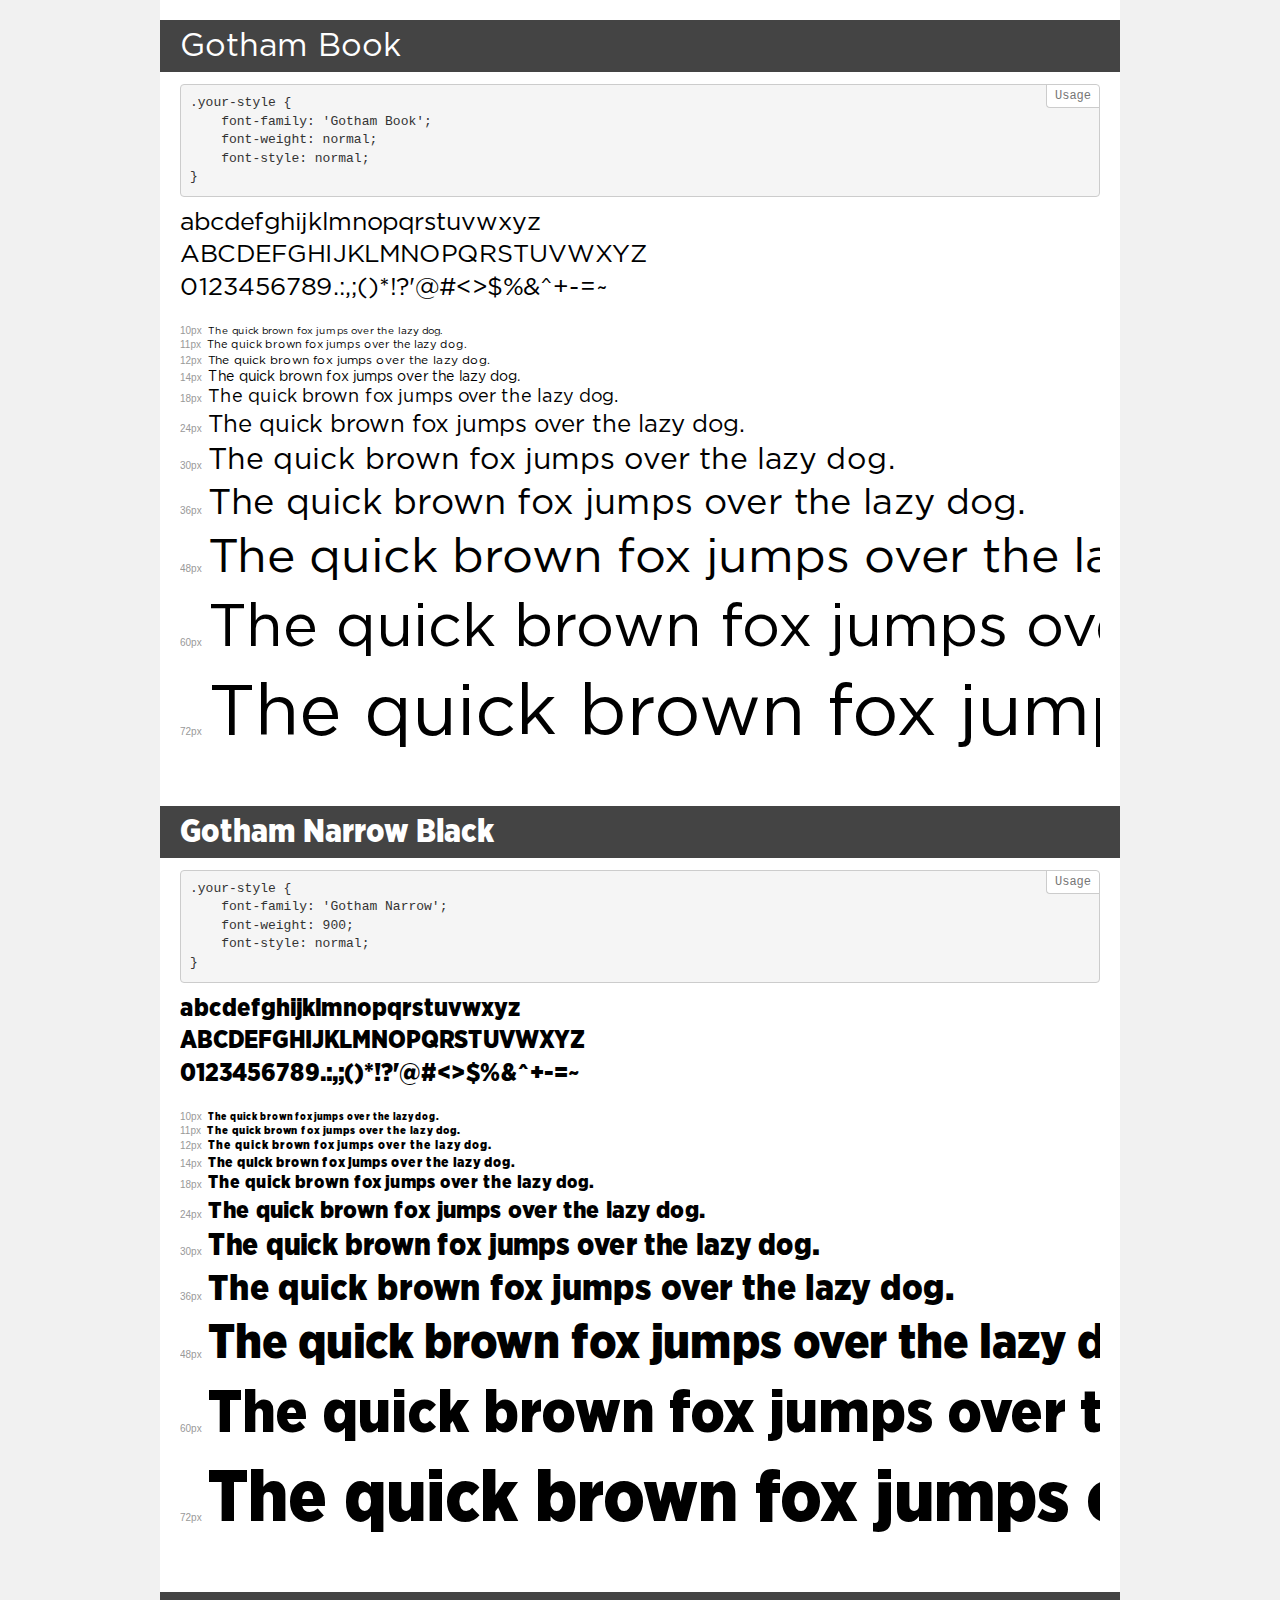
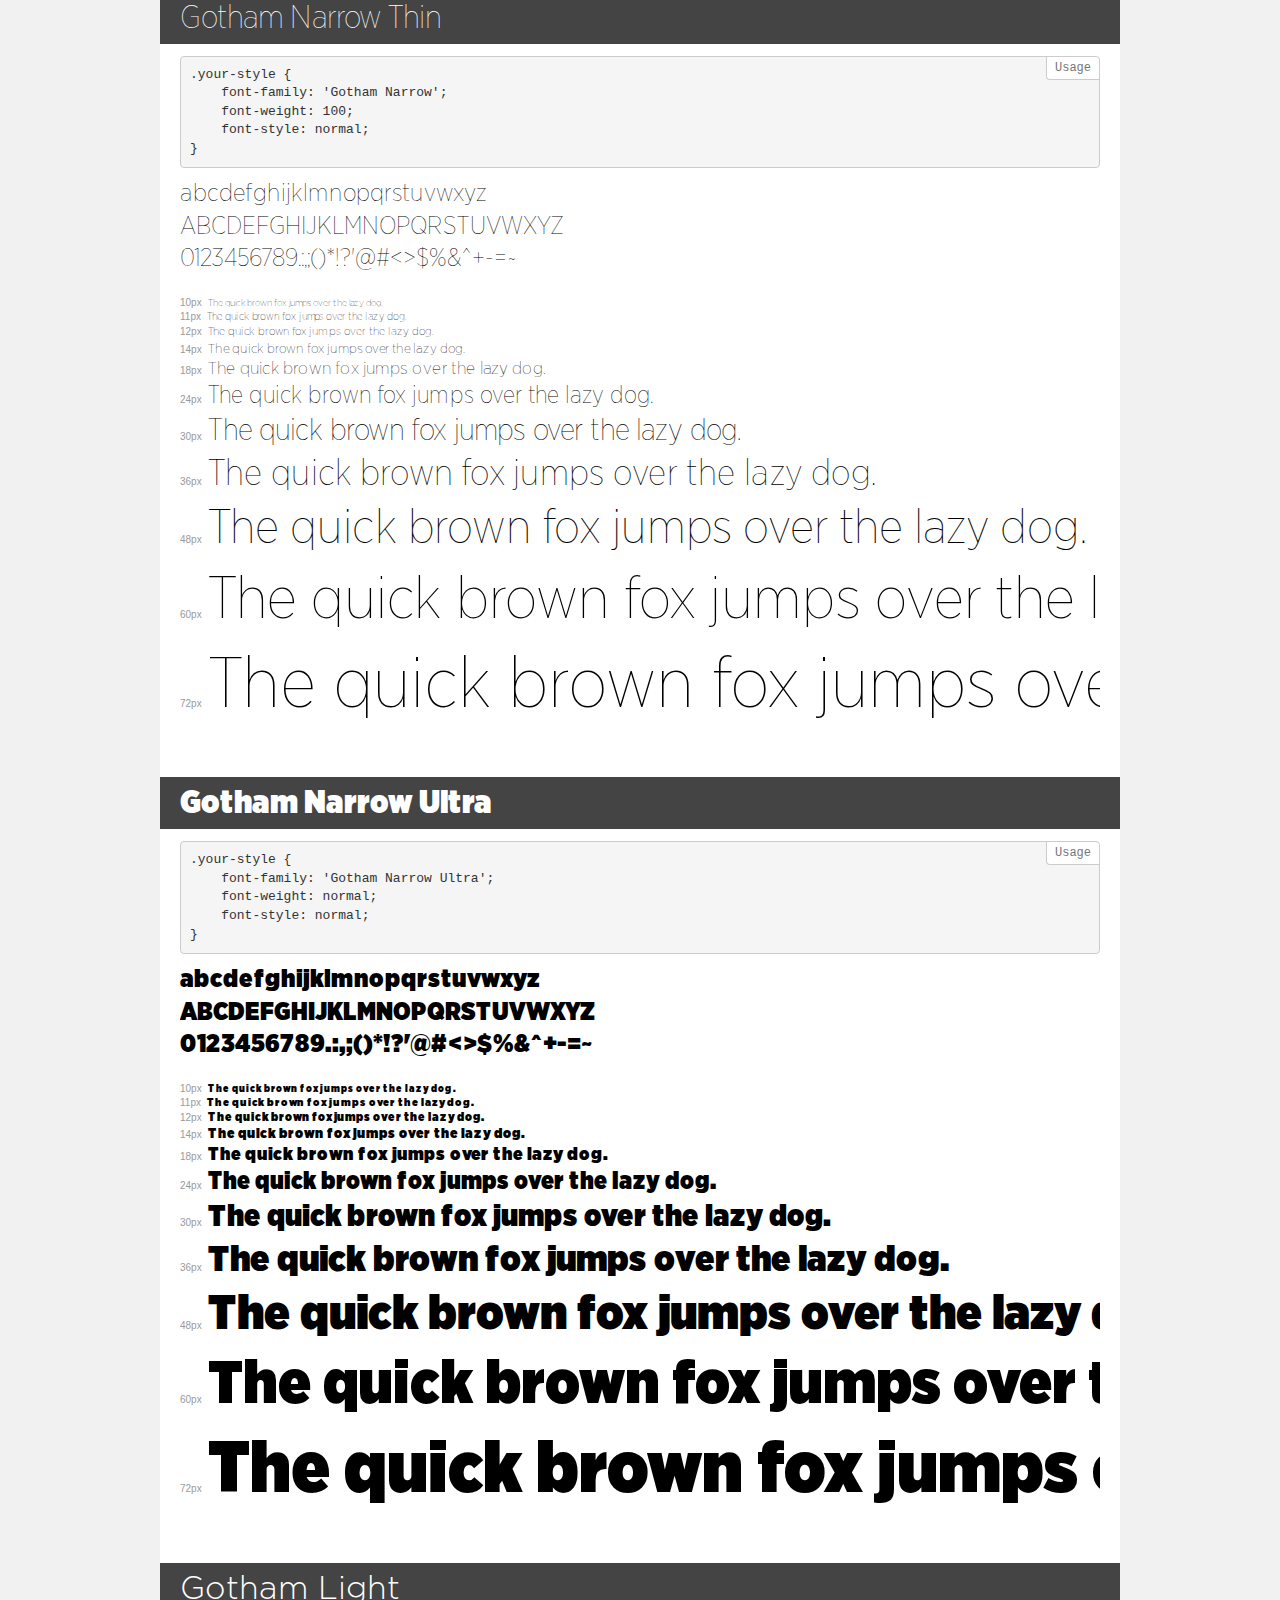
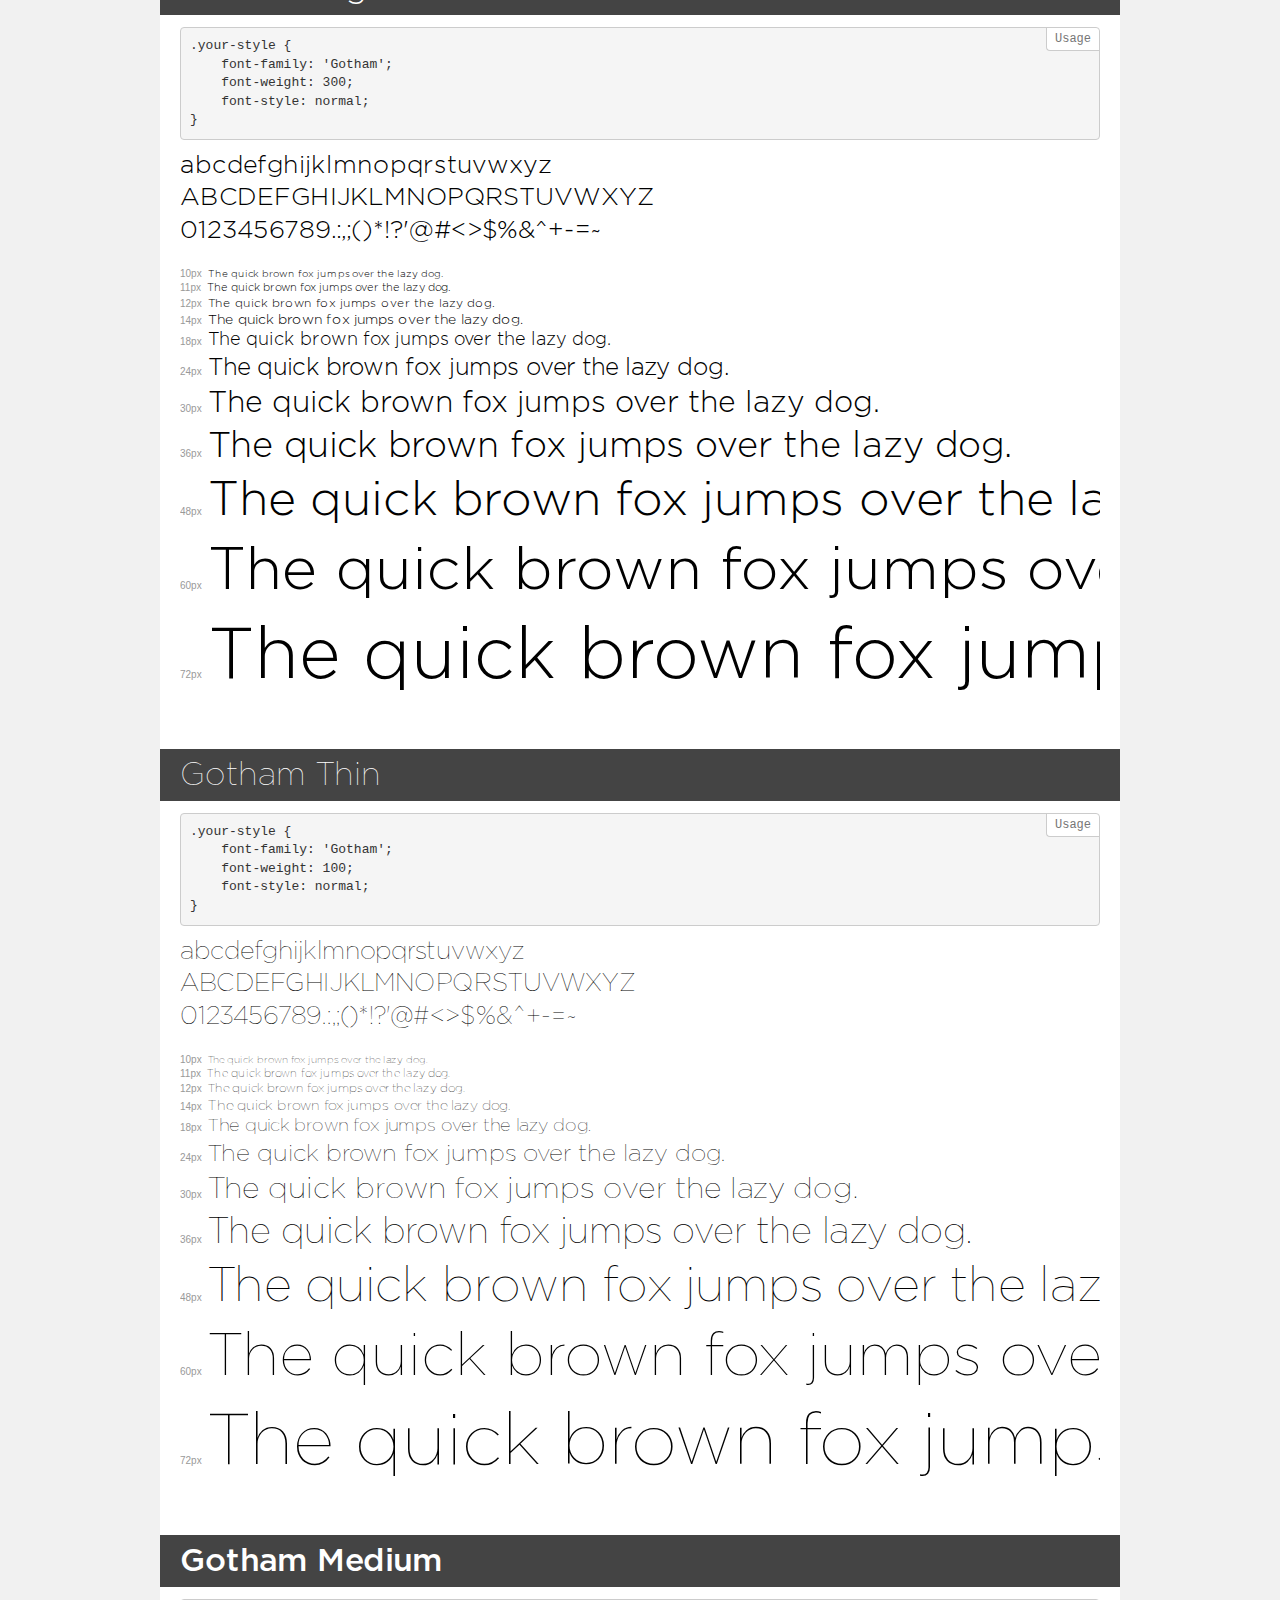
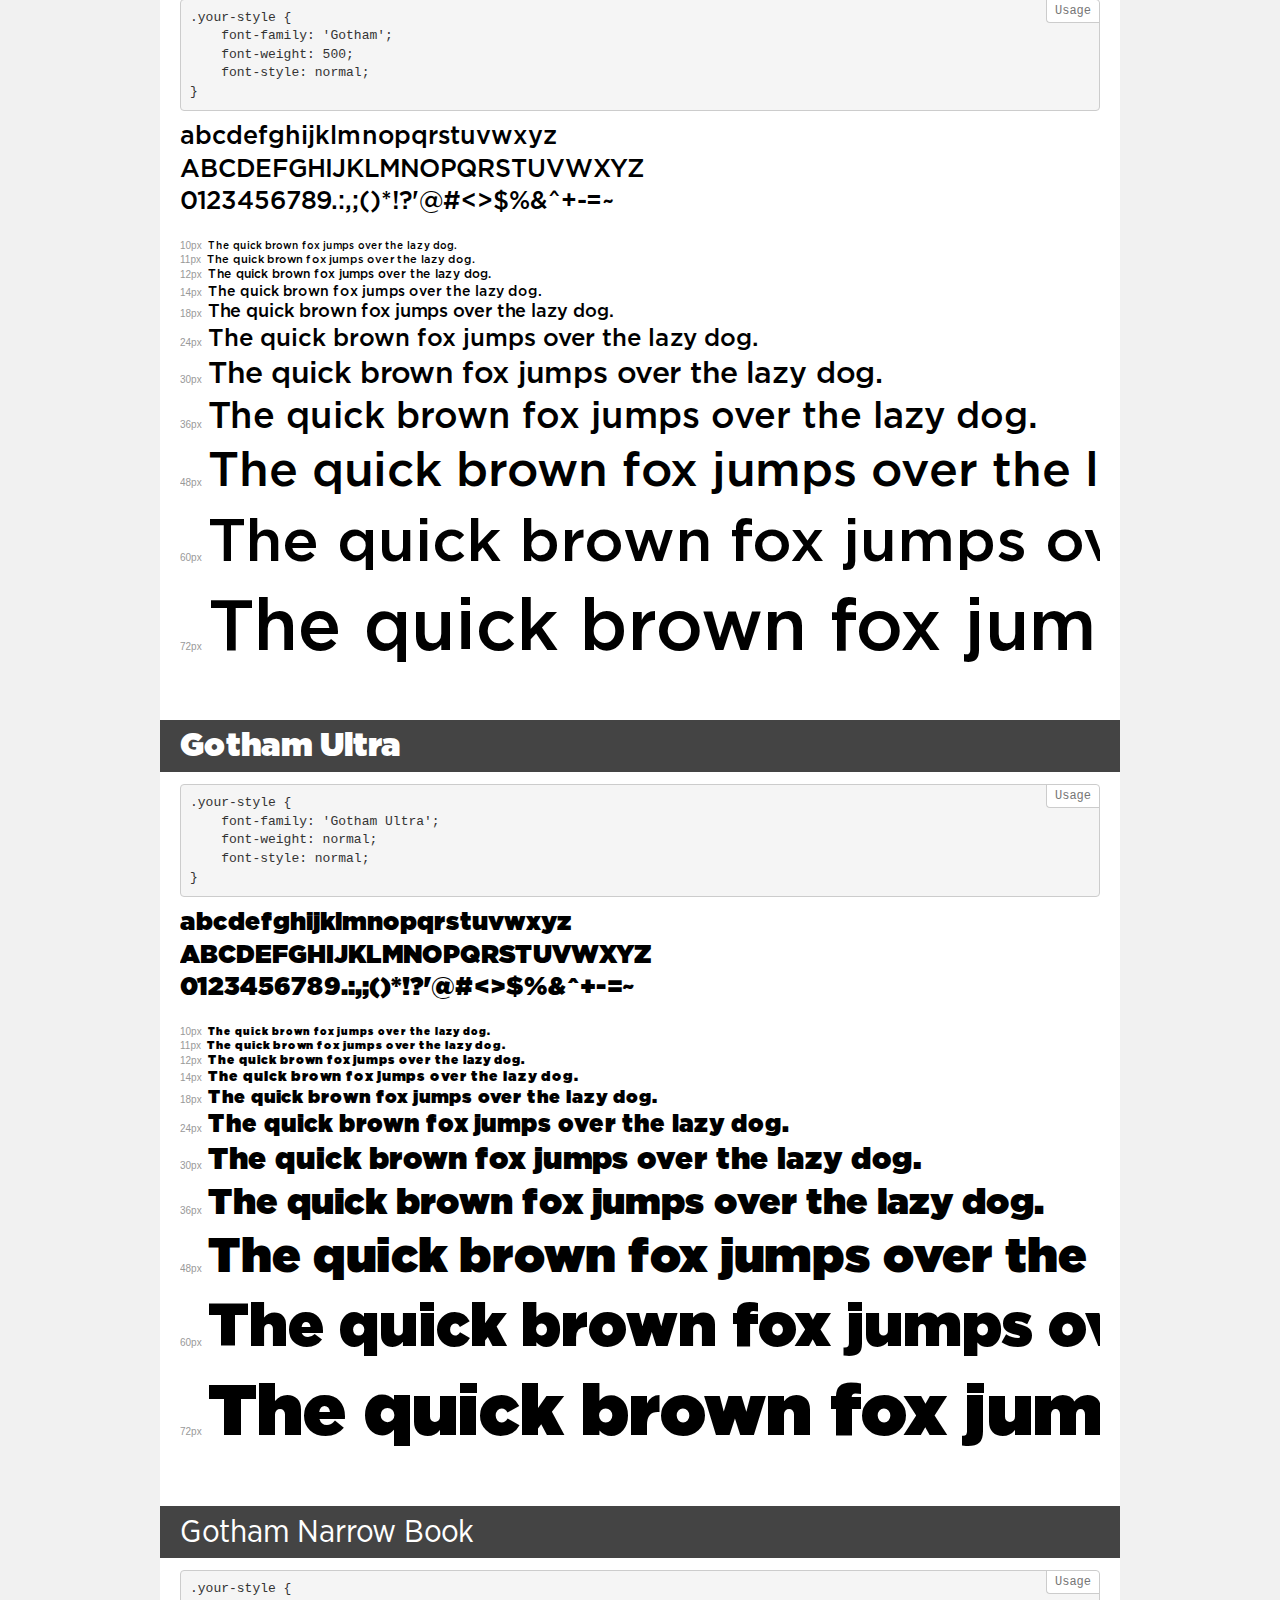
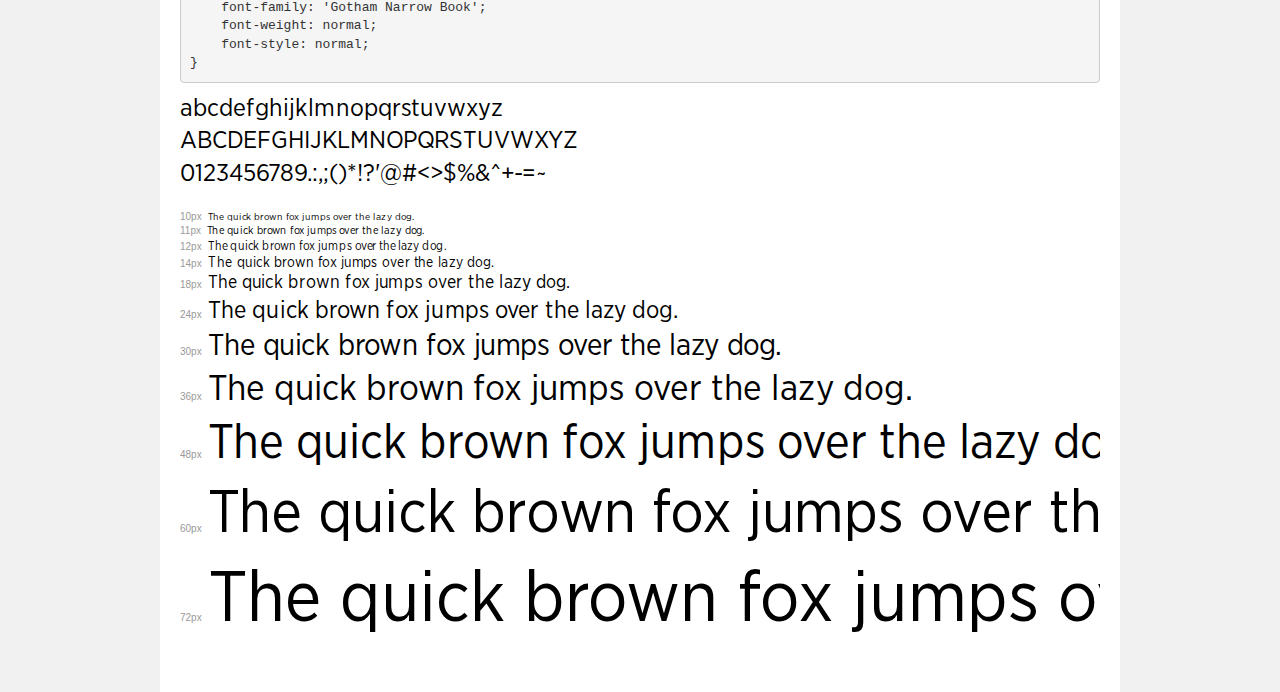
<file: fonts/demo.html>
<!DOCTYPE html>
<html>
<head>
    <meta charset="utf-8">
    <meta http-equiv="X-UA-Compatible" content="IE=edge">
    <meta name="viewport" content="width=device-width, initial-scale=1">
    <meta name="robots" content="noindex, noarchive">
    <meta name="format-detection" content="telephone=no">
    <title>Transfonter demo</title>
    <link href="stylesheet.css" rel="stylesheet">
    <style>
        /*
        http://meyerweb.com/eric/tools/css/reset/
        v2.0 | 20110126
        License: none (public domain)
        */
        html, body, div, span, applet, object, iframe,
        h1, h2, h3, h4, h5, h6, p, blockquote, pre,
        a, abbr, acronym, address, big, cite, code,
        del, dfn, em, img, ins, kbd, q, s, samp,
        small, strike, strong, sub, sup, tt, var,
        b, u, i, center,
        dl, dt, dd, ol, ul, li,
        fieldset, form, label, legend,
        table, caption, tbody, tfoot, thead, tr, th, td,
        article, aside, canvas, details, embed,
        figure, figcaption, footer, header, hgroup,
        menu, nav, output, ruby, section, summary,
        time, mark, audio, video {
            margin: 0;
            padding: 0;
            border: 0;
            font-size: 100%;
            font: inherit;
            vertical-align: baseline;
        }
        /* HTML5 display-role reset for older browsers */
        article, aside, details, figcaption, figure,
        footer, header, hgroup, menu, nav, section {
            display: block;
        }
        body {
            line-height: 1;
        }
        ol, ul {
            list-style: none;
        }
        blockquote, q {
            quotes: none;
        }
        blockquote:before, blockquote:after,
        q:before, q:after {
            content: '';
            content: none;
        }
        table {
            border-collapse: collapse;
            border-spacing: 0;
        }
        /* common styles */
        body {
            background: #f1f1f1;
            color: #000;
        }
        .page {
            background: #fff;
            width: 920px;
            margin: 0 auto;
            padding: 20px 20px 0 20px;
            overflow: hidden;
        }
        .font-container {
            overflow-x: auto;
            overflow-y: hidden;
            margin-bottom: 40px;
            line-height: 1.3;
            white-space: nowrap;
            padding-bottom: 5px;
        }
        h1 {
            position: relative;
            background: #444;
            font-size: 32px;
            color: #fff;
            padding: 10px 20px;
            margin: 0 -20px 12px -20px;
        }
        .letters {
            font-size: 25px;
            margin-bottom: 20px;
        }
        .s10:before {
            content: '10px';
        }
        .s11:before {
            content: '11px';
        }
        .s12:before {
            content: '12px';
        }
        .s14:before {
            content: '14px';
        }
        .s18:before {
            content: '18px';
        }
        .s24:before {
            content: '24px';
        }
        .s30:before {
            content: '30px';
        }
        .s36:before {
            content: '36px';
        }
        .s48:before {
            content: '48px';
        }
        .s60:before {
            content: '60px';
        }
        .s72:before {
            content: '72px';
        }
        .s10:before, .s11:before, .s12:before, .s14:before,
        .s18:before, .s24:before, .s30:before, .s36:before,
        .s48:before, .s60:before, .s72:before {
            font-family: Arial, sans-serif;
            font-size: 10px;
            font-weight: normal;
            font-style: normal;
            color: #999;
            padding-right: 6px;
        }
        pre {
            display: block;
            position: relative;
            padding: 9px;
            margin: 0 0 10px;
            font-family: Monaco, Menlo, Consolas, "Courier New", monospace !important;
            font-size: 13px;
            line-height: 1.428571429;
            color: #333;
            font-weight: normal !important;
            font-style: normal !important;
            background-color: #f5f5f5;
            border: 1px solid #ccc;
            overflow-x: auto;
            border-radius: 4px;
        }
        pre:after {
            display: block;
            position: absolute;
            right: 0;
            top: 0;
            content: 'Usage';
            line-height: 1;
            padding: 5px 8px;
            font-size: 12px;
            color: #767676;
            background-color: #fff;
            border: 1px solid #ccc;
            border-right: none;
            border-top: none;
            border-radius: 0 4px 0 4px;
            z-index: 10;
        }
        /* responsive */
        @media (max-width: 959px) {
            .page {
                width: auto;
                margin: 0;
            }
        }
    </style>
</head>
<body>
<div class="page">
    <div class="demo" style="font-family: 'Gotham Book'; font-weight: normal; font-style: normal;">
        <h1>Gotham Book</h1>
        <pre>.your-style {
    font-family: 'Gotham Book';
    font-weight: normal;
    font-style: normal;
}</pre>
        <div class="font-container">
            <p class="letters">
                abcdefghijklmnopqrstuvwxyz<br>
ABCDEFGHIJKLMNOPQRSTUVWXYZ<br>
                0123456789.:,;()*!?'@#<>$%&^+-=~
            </p>
            <p class="s10" style="font-size: 10px;">The quick brown fox jumps over the lazy dog.</p>
            <p class="s11" style="font-size: 11px;">The quick brown fox jumps over the lazy dog.</p>
            <p class="s12" style="font-size: 12px;">The quick brown fox jumps over the lazy dog.</p>
            <p class="s14" style="font-size: 14px;">The quick brown fox jumps over the lazy dog.</p>
            <p class="s18" style="font-size: 18px;">The quick brown fox jumps over the lazy dog.</p>
            <p class="s24" style="font-size: 24px;">The quick brown fox jumps over the lazy dog.</p>
            <p class="s30" style="font-size: 30px;">The quick brown fox jumps over the lazy dog.</p>
            <p class="s36" style="font-size: 36px;">The quick brown fox jumps over the lazy dog.</p>
            <p class="s48" style="font-size: 48px;">The quick brown fox jumps over the lazy dog.</p>
            <p class="s60" style="font-size: 60px;">The quick brown fox jumps over the lazy dog.</p>
            <p class="s72" style="font-size: 72px;">The quick brown fox jumps over the lazy dog.</p>
        </div>
    </div>
    <div class="demo" style="font-family: 'Gotham Narrow'; font-weight: 900; font-style: normal;">
        <h1>Gotham Narrow Black</h1>
        <pre>.your-style {
    font-family: 'Gotham Narrow';
    font-weight: 900;
    font-style: normal;
}</pre>
        <div class="font-container">
            <p class="letters">
                abcdefghijklmnopqrstuvwxyz<br>
ABCDEFGHIJKLMNOPQRSTUVWXYZ<br>
                0123456789.:,;()*!?'@#<>$%&^+-=~
            </p>
            <p class="s10" style="font-size: 10px;">The quick brown fox jumps over the lazy dog.</p>
            <p class="s11" style="font-size: 11px;">The quick brown fox jumps over the lazy dog.</p>
            <p class="s12" style="font-size: 12px;">The quick brown fox jumps over the lazy dog.</p>
            <p class="s14" style="font-size: 14px;">The quick brown fox jumps over the lazy dog.</p>
            <p class="s18" style="font-size: 18px;">The quick brown fox jumps over the lazy dog.</p>
            <p class="s24" style="font-size: 24px;">The quick brown fox jumps over the lazy dog.</p>
            <p class="s30" style="font-size: 30px;">The quick brown fox jumps over the lazy dog.</p>
            <p class="s36" style="font-size: 36px;">The quick brown fox jumps over the lazy dog.</p>
            <p class="s48" style="font-size: 48px;">The quick brown fox jumps over the lazy dog.</p>
            <p class="s60" style="font-size: 60px;">The quick brown fox jumps over the lazy dog.</p>
            <p class="s72" style="font-size: 72px;">The quick brown fox jumps over the lazy dog.</p>
        </div>
    </div>
    <div class="demo" style="font-family: 'Gotham Narrow'; font-weight: 100; font-style: normal;">
        <h1>Gotham Narrow Thin</h1>
        <pre>.your-style {
    font-family: 'Gotham Narrow';
    font-weight: 100;
    font-style: normal;
}</pre>
        <div class="font-container">
            <p class="letters">
                abcdefghijklmnopqrstuvwxyz<br>
ABCDEFGHIJKLMNOPQRSTUVWXYZ<br>
                0123456789.:,;()*!?'@#<>$%&^+-=~
            </p>
            <p class="s10" style="font-size: 10px;">The quick brown fox jumps over the lazy dog.</p>
            <p class="s11" style="font-size: 11px;">The quick brown fox jumps over the lazy dog.</p>
            <p class="s12" style="font-size: 12px;">The quick brown fox jumps over the lazy dog.</p>
            <p class="s14" style="font-size: 14px;">The quick brown fox jumps over the lazy dog.</p>
            <p class="s18" style="font-size: 18px;">The quick brown fox jumps over the lazy dog.</p>
            <p class="s24" style="font-size: 24px;">The quick brown fox jumps over the lazy dog.</p>
            <p class="s30" style="font-size: 30px;">The quick brown fox jumps over the lazy dog.</p>
            <p class="s36" style="font-size: 36px;">The quick brown fox jumps over the lazy dog.</p>
            <p class="s48" style="font-size: 48px;">The quick brown fox jumps over the lazy dog.</p>
            <p class="s60" style="font-size: 60px;">The quick brown fox jumps over the lazy dog.</p>
            <p class="s72" style="font-size: 72px;">The quick brown fox jumps over the lazy dog.</p>
        </div>
    </div>
    <div class="demo" style="font-family: 'Gotham Narrow Ultra'; font-weight: normal; font-style: normal;">
        <h1>Gotham Narrow Ultra</h1>
        <pre>.your-style {
    font-family: 'Gotham Narrow Ultra';
    font-weight: normal;
    font-style: normal;
}</pre>
        <div class="font-container">
            <p class="letters">
                abcdefghijklmnopqrstuvwxyz<br>
ABCDEFGHIJKLMNOPQRSTUVWXYZ<br>
                0123456789.:,;()*!?'@#<>$%&^+-=~
            </p>
            <p class="s10" style="font-size: 10px;">The quick brown fox jumps over the lazy dog.</p>
            <p class="s11" style="font-size: 11px;">The quick brown fox jumps over the lazy dog.</p>
            <p class="s12" style="font-size: 12px;">The quick brown fox jumps over the lazy dog.</p>
            <p class="s14" style="font-size: 14px;">The quick brown fox jumps over the lazy dog.</p>
            <p class="s18" style="font-size: 18px;">The quick brown fox jumps over the lazy dog.</p>
            <p class="s24" style="font-size: 24px;">The quick brown fox jumps over the lazy dog.</p>
            <p class="s30" style="font-size: 30px;">The quick brown fox jumps over the lazy dog.</p>
            <p class="s36" style="font-size: 36px;">The quick brown fox jumps over the lazy dog.</p>
            <p class="s48" style="font-size: 48px;">The quick brown fox jumps over the lazy dog.</p>
            <p class="s60" style="font-size: 60px;">The quick brown fox jumps over the lazy dog.</p>
            <p class="s72" style="font-size: 72px;">The quick brown fox jumps over the lazy dog.</p>
        </div>
    </div>
    <div class="demo" style="font-family: 'Gotham'; font-weight: 300; font-style: normal;">
        <h1>Gotham Light</h1>
        <pre>.your-style {
    font-family: 'Gotham';
    font-weight: 300;
    font-style: normal;
}</pre>
        <div class="font-container">
            <p class="letters">
                abcdefghijklmnopqrstuvwxyz<br>
ABCDEFGHIJKLMNOPQRSTUVWXYZ<br>
                0123456789.:,;()*!?'@#<>$%&^+-=~
            </p>
            <p class="s10" style="font-size: 10px;">The quick brown fox jumps over the lazy dog.</p>
            <p class="s11" style="font-size: 11px;">The quick brown fox jumps over the lazy dog.</p>
            <p class="s12" style="font-size: 12px;">The quick brown fox jumps over the lazy dog.</p>
            <p class="s14" style="font-size: 14px;">The quick brown fox jumps over the lazy dog.</p>
            <p class="s18" style="font-size: 18px;">The quick brown fox jumps over the lazy dog.</p>
            <p class="s24" style="font-size: 24px;">The quick brown fox jumps over the lazy dog.</p>
            <p class="s30" style="font-size: 30px;">The quick brown fox jumps over the lazy dog.</p>
            <p class="s36" style="font-size: 36px;">The quick brown fox jumps over the lazy dog.</p>
            <p class="s48" style="font-size: 48px;">The quick brown fox jumps over the lazy dog.</p>
            <p class="s60" style="font-size: 60px;">The quick brown fox jumps over the lazy dog.</p>
            <p class="s72" style="font-size: 72px;">The quick brown fox jumps over the lazy dog.</p>
        </div>
    </div>
    <div class="demo" style="font-family: 'Gotham'; font-weight: 100; font-style: normal;">
        <h1>Gotham Thin</h1>
        <pre>.your-style {
    font-family: 'Gotham';
    font-weight: 100;
    font-style: normal;
}</pre>
        <div class="font-container">
            <p class="letters">
                abcdefghijklmnopqrstuvwxyz<br>
ABCDEFGHIJKLMNOPQRSTUVWXYZ<br>
                0123456789.:,;()*!?'@#<>$%&^+-=~
            </p>
            <p class="s10" style="font-size: 10px;">The quick brown fox jumps over the lazy dog.</p>
            <p class="s11" style="font-size: 11px;">The quick brown fox jumps over the lazy dog.</p>
            <p class="s12" style="font-size: 12px;">The quick brown fox jumps over the lazy dog.</p>
            <p class="s14" style="font-size: 14px;">The quick brown fox jumps over the lazy dog.</p>
            <p class="s18" style="font-size: 18px;">The quick brown fox jumps over the lazy dog.</p>
            <p class="s24" style="font-size: 24px;">The quick brown fox jumps over the lazy dog.</p>
            <p class="s30" style="font-size: 30px;">The quick brown fox jumps over the lazy dog.</p>
            <p class="s36" style="font-size: 36px;">The quick brown fox jumps over the lazy dog.</p>
            <p class="s48" style="font-size: 48px;">The quick brown fox jumps over the lazy dog.</p>
            <p class="s60" style="font-size: 60px;">The quick brown fox jumps over the lazy dog.</p>
            <p class="s72" style="font-size: 72px;">The quick brown fox jumps over the lazy dog.</p>
        </div>
    </div>
    <div class="demo" style="font-family: 'Gotham'; font-weight: 500; font-style: normal;">
        <h1>Gotham Medium</h1>
        <pre>.your-style {
    font-family: 'Gotham';
    font-weight: 500;
    font-style: normal;
}</pre>
        <div class="font-container">
            <p class="letters">
                abcdefghijklmnopqrstuvwxyz<br>
ABCDEFGHIJKLMNOPQRSTUVWXYZ<br>
                0123456789.:,;()*!?'@#<>$%&^+-=~
            </p>
            <p class="s10" style="font-size: 10px;">The quick brown fox jumps over the lazy dog.</p>
            <p class="s11" style="font-size: 11px;">The quick brown fox jumps over the lazy dog.</p>
            <p class="s12" style="font-size: 12px;">The quick brown fox jumps over the lazy dog.</p>
            <p class="s14" style="font-size: 14px;">The quick brown fox jumps over the lazy dog.</p>
            <p class="s18" style="font-size: 18px;">The quick brown fox jumps over the lazy dog.</p>
            <p class="s24" style="font-size: 24px;">The quick brown fox jumps over the lazy dog.</p>
            <p class="s30" style="font-size: 30px;">The quick brown fox jumps over the lazy dog.</p>
            <p class="s36" style="font-size: 36px;">The quick brown fox jumps over the lazy dog.</p>
            <p class="s48" style="font-size: 48px;">The quick brown fox jumps over the lazy dog.</p>
            <p class="s60" style="font-size: 60px;">The quick brown fox jumps over the lazy dog.</p>
            <p class="s72" style="font-size: 72px;">The quick brown fox jumps over the lazy dog.</p>
        </div>
    </div>
    <div class="demo" style="font-family: 'Gotham Ultra'; font-weight: normal; font-style: normal;">
        <h1>Gotham Ultra</h1>
        <pre>.your-style {
    font-family: 'Gotham Ultra';
    font-weight: normal;
    font-style: normal;
}</pre>
        <div class="font-container">
            <p class="letters">
                abcdefghijklmnopqrstuvwxyz<br>
ABCDEFGHIJKLMNOPQRSTUVWXYZ<br>
                0123456789.:,;()*!?'@#<>$%&^+-=~
            </p>
            <p class="s10" style="font-size: 10px;">The quick brown fox jumps over the lazy dog.</p>
            <p class="s11" style="font-size: 11px;">The quick brown fox jumps over the lazy dog.</p>
            <p class="s12" style="font-size: 12px;">The quick brown fox jumps over the lazy dog.</p>
            <p class="s14" style="font-size: 14px;">The quick brown fox jumps over the lazy dog.</p>
            <p class="s18" style="font-size: 18px;">The quick brown fox jumps over the lazy dog.</p>
            <p class="s24" style="font-size: 24px;">The quick brown fox jumps over the lazy dog.</p>
            <p class="s30" style="font-size: 30px;">The quick brown fox jumps over the lazy dog.</p>
            <p class="s36" style="font-size: 36px;">The quick brown fox jumps over the lazy dog.</p>
            <p class="s48" style="font-size: 48px;">The quick brown fox jumps over the lazy dog.</p>
            <p class="s60" style="font-size: 60px;">The quick brown fox jumps over the lazy dog.</p>
            <p class="s72" style="font-size: 72px;">The quick brown fox jumps over the lazy dog.</p>
        </div>
    </div>
    <div class="demo" style="font-family: 'Gotham Narrow Book'; font-weight: normal; font-style: normal;">
        <h1>Gotham Narrow Book</h1>
        <pre>.your-style {
    font-family: 'Gotham Narrow Book';
    font-weight: normal;
    font-style: normal;
}</pre>
        <div class="font-container">
            <p class="letters">
                abcdefghijklmnopqrstuvwxyz<br>
ABCDEFGHIJKLMNOPQRSTUVWXYZ<br>
                0123456789.:,;()*!?'@#<>$%&^+-=~
            </p>
            <p class="s10" style="font-size: 10px;">The quick brown fox jumps over the lazy dog.</p>
            <p class="s11" style="font-size: 11px;">The quick brown fox jumps over the lazy dog.</p>
            <p class="s12" style="font-size: 12px;">The quick brown fox jumps over the lazy dog.</p>
            <p class="s14" style="font-size: 14px;">The quick brown fox jumps over the lazy dog.</p>
            <p class="s18" style="font-size: 18px;">The quick brown fox jumps over the lazy dog.</p>
            <p class="s24" style="font-size: 24px;">The quick brown fox jumps over the lazy dog.</p>
            <p class="s30" style="font-size: 30px;">The quick brown fox jumps over the lazy dog.</p>
            <p class="s36" style="font-size: 36px;">The quick brown fox jumps over the lazy dog.</p>
            <p class="s48" style="font-size: 48px;">The quick brown fox jumps over the lazy dog.</p>
            <p class="s60" style="font-size: 60px;">The quick brown fox jumps over the lazy dog.</p>
            <p class="s72" style="font-size: 72px;">The quick brown fox jumps over the lazy dog.</p>
        </div>
    </div>
</div>
</body>
</html>
</file>
<file: style-dark.css>
body {
    margin: 0;
    padding: 0;
    font-family: 'Gotham', 'Gotham Book', Roboto, Arial, sans-serif;
    color: #d8d8d8;
    background: #080808;
}

input, button, textarea, select {
    outline: none;
    font-family: 'Gotham', 'Gotham Book', Roboto, Arial, sans-serif;
    color: #d8d8d8;
    background-color: #000;
}

a {
    text-decoration: none;
    color: inherit;
}

.pointer-ele {
    cursor: pointer;
}


h1, h2 {
    color: #d8d8d8;
}

.heading {
    font-size: 3.4rem;
}

.subheading {
    color: #4d1dce;
}
.custome-hr-rule {
    width: 90%;
    margin: 0 auto;
    display: inherit;
    height: 3px;
    border-radius: 5px;
    border: none;
    background-color: #d8d8d8;
}
header {
    padding: 18px 40px;
    box-shadow: 1px 5px 8px #0000000f;
    font-size: 1.2em;
    display: flex;
    justify-content: space-between;
    position: absolute;
    left: 0;
    right: 0;
}

header a {
    color: #4d1dce;
    font-weight: 900;
}

header > div > span {
    width: 33px;
    height: 4px;
    margin-bottom: 5px;
    background-color: #d8d8d8;
    display: block;
    border-radius: 12px;
}

.content-sec {
    display: grid;
    grid-template-columns: 1fr 1fr;
}

.hero-image {
    height: 400px;
    background: url("hero-image.jpg");
    background-size: cover;
    width: 100%;
    grid-column: 2;
    grid-row: 1;
}

.content {
    padding: 4rem;
    background: #080808;
}

/* =============================GRID=========================== */
.grid {
    display: grid;
    align-items: center;
    grid-template-columns: repeat(auto-fit, minmax(240px, 1fr));
}

.hero {
    background: #080808;
}


#hero-inline-form > input {
    padding: 15px;
    border: 1px solid #4d1dce;
    box-shadow: 1px 4px 3px  #0000000f;
    border-radius: 6px;
    width: 60%;
}
#hero-image {
    padding-left: 7rem;
    height: 400px;
    background: url("hero-image.jpg") no-repeat center;
    background-size: contain;
}

.article > div {
    padding: 1rem;
}

#generator-form {
    padding: 2rem;
}

#generator-form > form {
    background: #121212;
    padding: 2rem;
    text-align: center;
    border-radius: 6px;
    box-shadow: 1px 4px 5px #00000012;
    color: #d8d8d8;
}

#generator-form > form > input, select {
    display: block;
    width: 100%;
    box-sizing: border-box;
    padding: 18px;
    border: .4px #d8d8d8 solid;
    margin-bottom: 20px;
    border-radius: 5px;
    box-shadow: 1px 1px 25px 0px #00000014;
}

.checkboxes-grid {
    display: grid;
    align-items: center;
    grid-template-columns: repeat(auto-fit, minmax(110px, 1fr));
}

.main {
    display: inline-block;
    position: relative;
    padding-left: 41px;
    margin-bottom: 15px;
    cursor: pointer;
    color: #d8d8d8;
}

input[type=checkbox] {
    visibility: hidden;
}
input[type=radio] {
    visibility: hidden;
}

.custom-chkbox {
    position: absolute;
    top: 0;
    left: 0;
    height: 20px;
    width: 20px;
    border-radius: 5px;
    border: 1px solid #d0d0d0;
    box-shadow: 1px 1px 5px #33333347;
}
.radio {
    border-radius: 10000px;
}
.main:hover input ~ .custom-chkbox {
    border-color: #4d1dce;
}

.main input:checked ~ .custom-chkbox{
    border-color: #4d1dce;
}

.radio-subheading {
    text-align: start;
}

.radio-btns {
    display: flex;
}

#generator-form > form > textarea {
    padding: 20px;
    width: 100%;
    box-sizing: border-box;
    border-radius: 10px;
    resize: none;
    background: #000;
    border: .4px #d8d8d8 solid;
}

#generator-form > form > button{
    width: 100%;
    padding: 15px;
    font-size: 1.2rem;
    border-radius: 10px;
    border: none;
    color: #fff;
    background: #4d1dce ;
    margin-top: 20px;
}

.card {
    float : left;
    height: 81% ;
    padding : 4px;
}

#one {
    border-radius: 5px ;
    width: 100% ;
    height: 100% ;
    box-shadow: 1px 1px 5px #33333347;
}
#two {
    border-radius: 5px ;
    width: 100% ;
    height: 100% ;
    box-shadow: 1px 1px 5px #33333347;
}
footer {
    height: 4rem;
    background: #080808;
}
footer>p {
    padding: 20px;
    text-align: right;
}
</file>
<file: fonts/stylesheet.css>
@font-face {
    font-family: 'Gotham Book';
    src: url('Gotham-Book.woff2') format('woff2'),
        url('Gotham-Book.woff') format('woff');
    font-weight: normal;
    font-style: normal;
}

@font-face {
    font-family: 'Gotham Narrow';
    src: url('GothamNarrow-Black.woff2') format('woff2'),
        url('GothamNarrow-Black.woff') format('woff');
    font-weight: 900;
    font-style: normal;
}

@font-face {
    font-family: 'Gotham Narrow';
    src: url('GothamNarrow-Thin.woff2') format('woff2'),
        url('GothamNarrow-Thin.woff') format('woff');
    font-weight: 100;
    font-style: normal;
}

@font-face {
    font-family: 'Gotham Narrow Ultra';
    src: url('GothamNarrow-Ultra.woff2') format('woff2'),
        url('GothamNarrow-Ultra.woff') format('woff');
    font-weight: normal;
    font-style: normal;
}

@font-face {
    font-family: 'Gotham';
    src: url('Gotham-Light.woff2') format('woff2'),
        url('Gotham-Light.woff') format('woff');
    font-weight: 300;
    font-style: normal;
}

@font-face {
    font-family: 'Gotham';
    src: url('Gotham-Thin.woff2') format('woff2'),
        url('Gotham-Thin.woff') format('woff');
    font-weight: 100;
    font-style: normal;
}

@font-face {
    font-family: 'Gotham';
    src: url('Gotham-Medium.woff2') format('woff2'),
        url('Gotham-Medium.woff') format('woff');
    font-weight: 500;
    font-style: normal;
}

@font-face {
    font-family: 'Gotham Ultra';
    src: url('Gotham-Ultra.woff2') format('woff2'),
        url('Gotham-Ultra.woff') format('woff');
    font-weight: normal;
    font-style: normal;
}

@font-face {
    font-family: 'Gotham Narrow Book';
    src: url('GothamNarrow-Book.woff2') format('woff2'),
        url('GothamNarrow-Book.woff') format('woff');
    font-weight: normal;
    font-style: normal;
}
</file>
